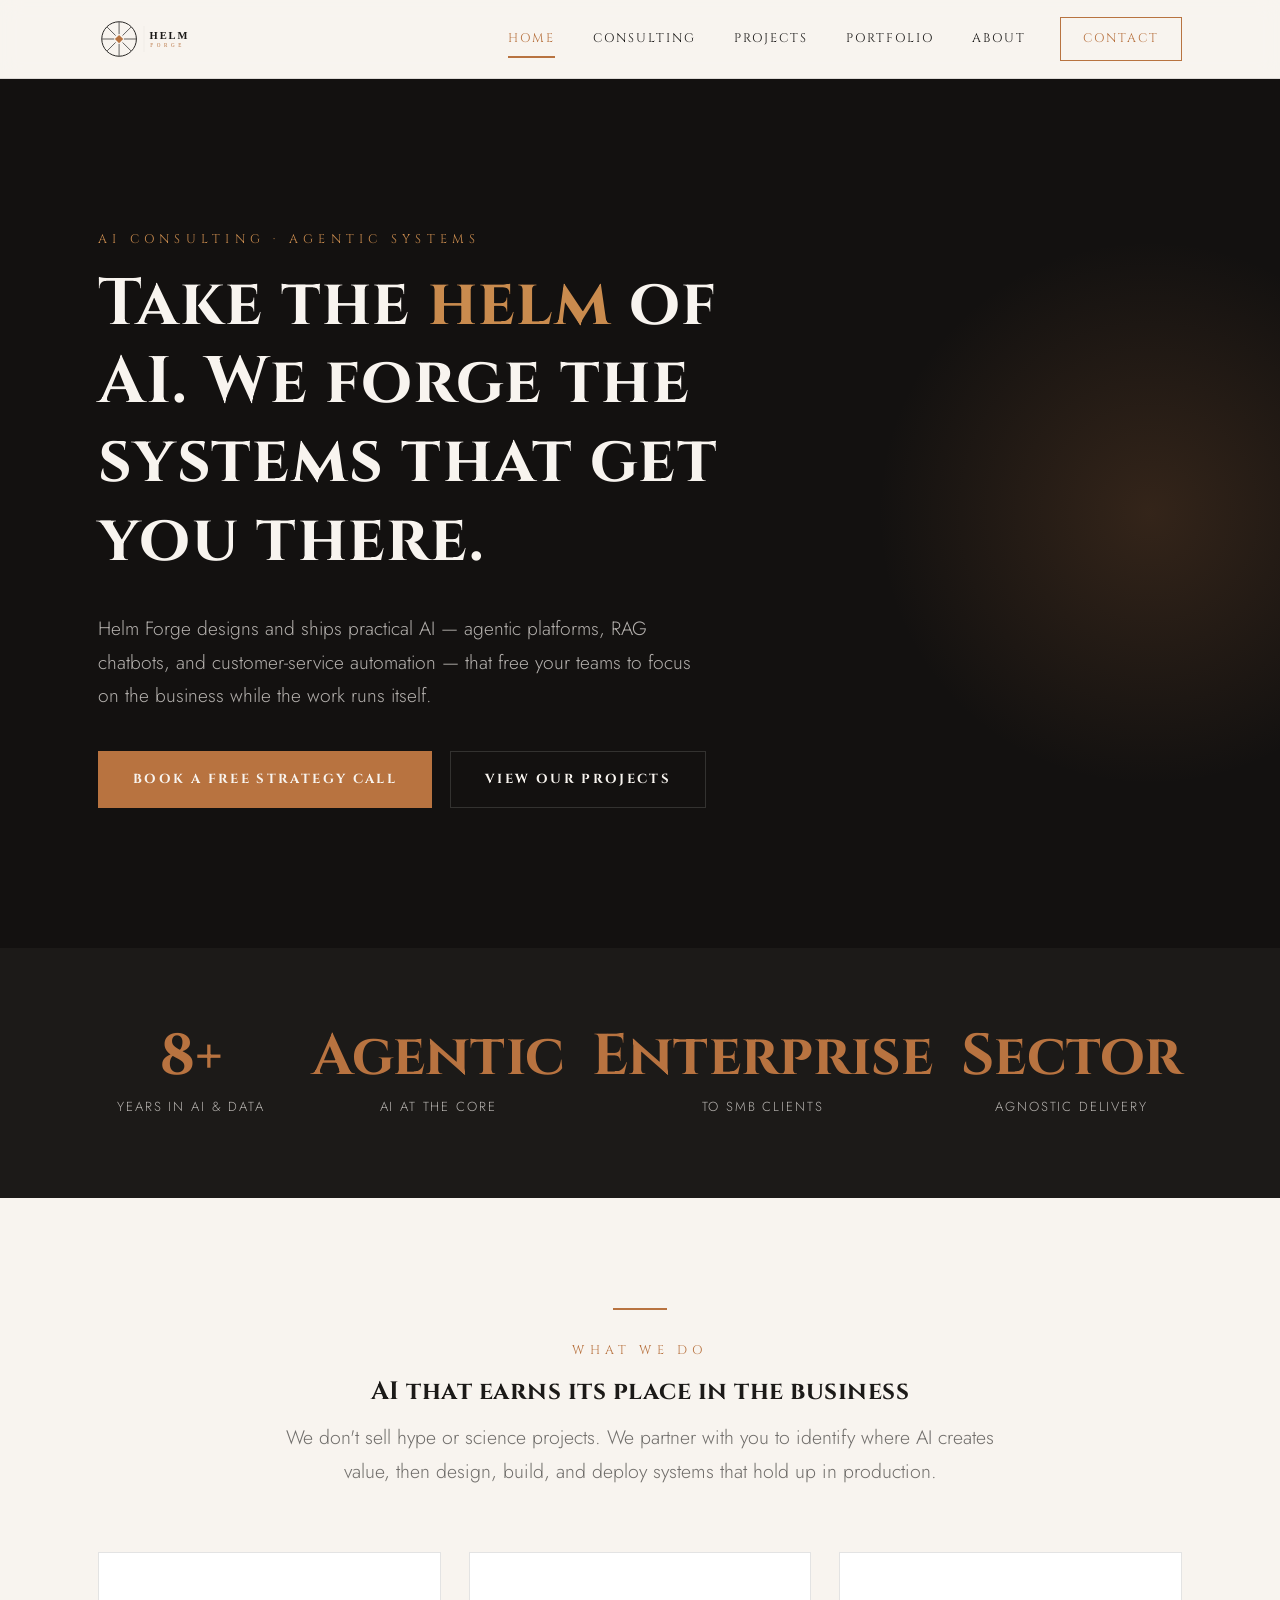
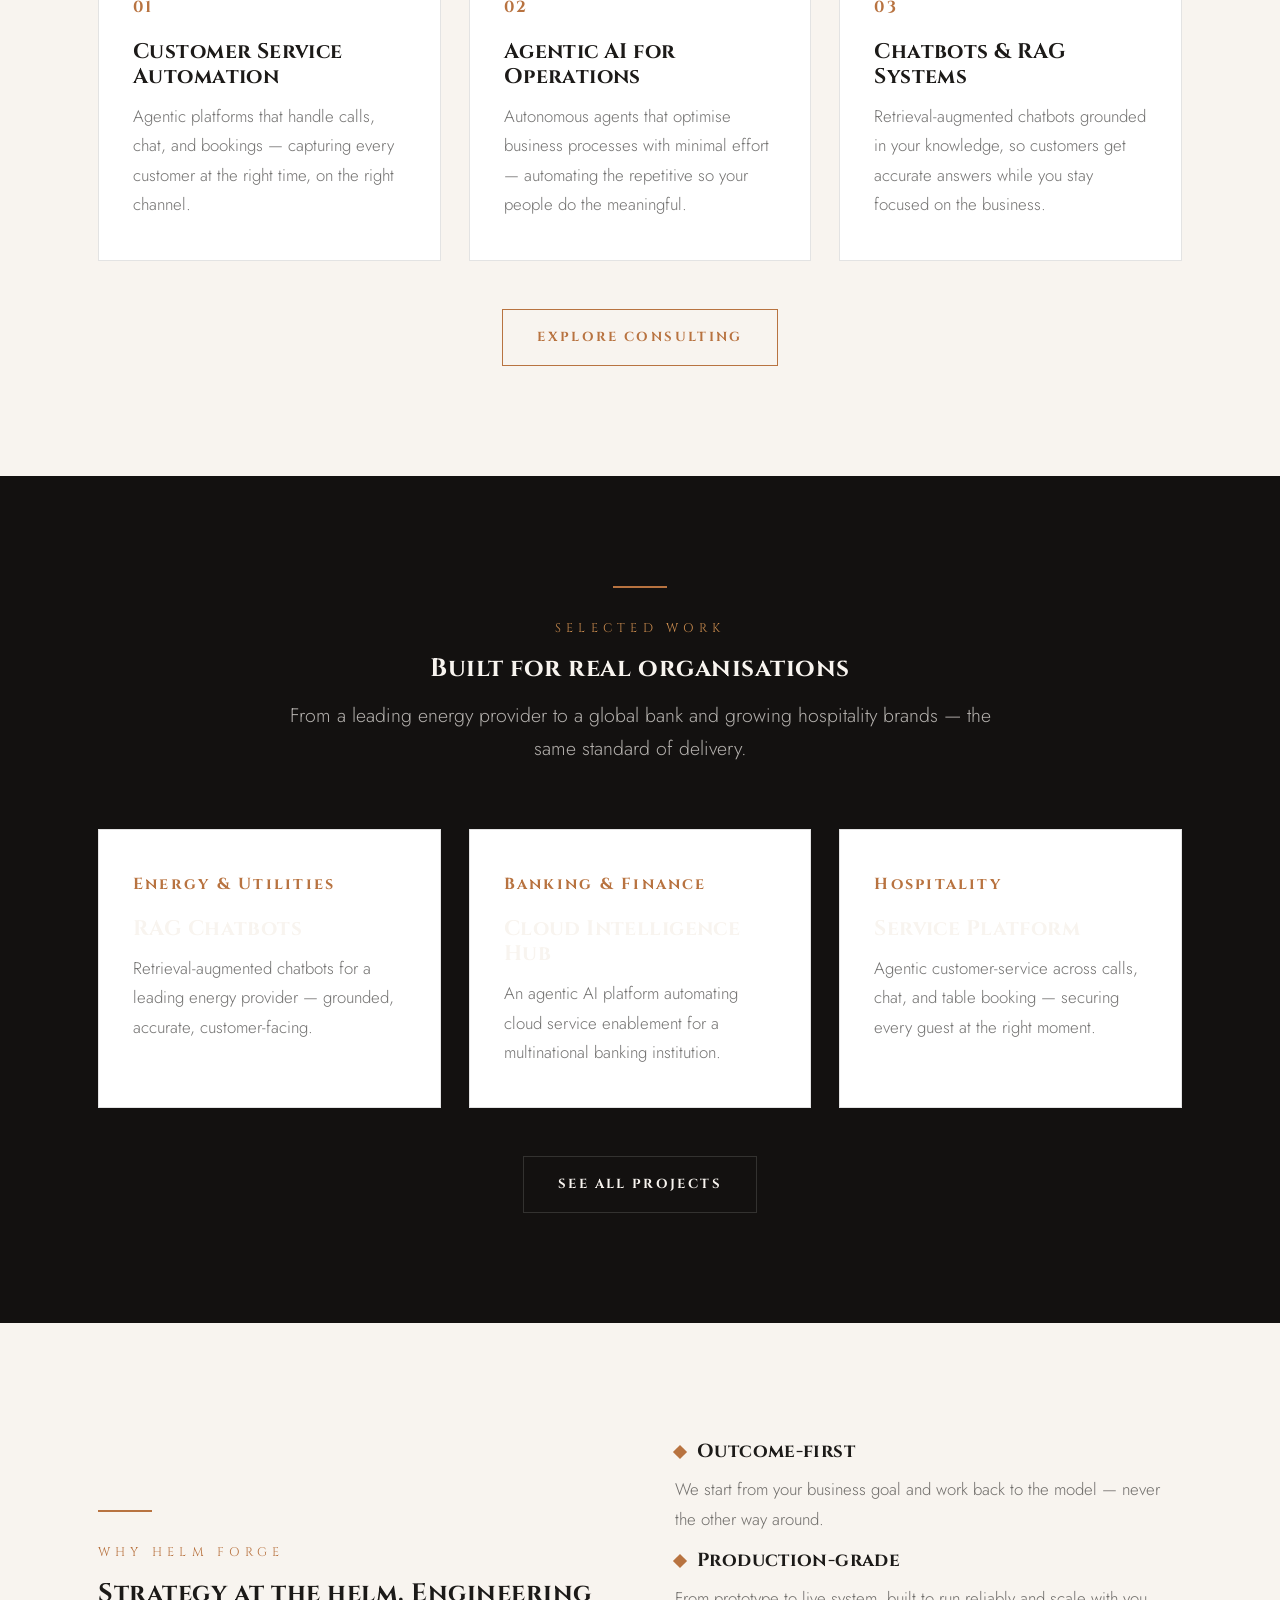
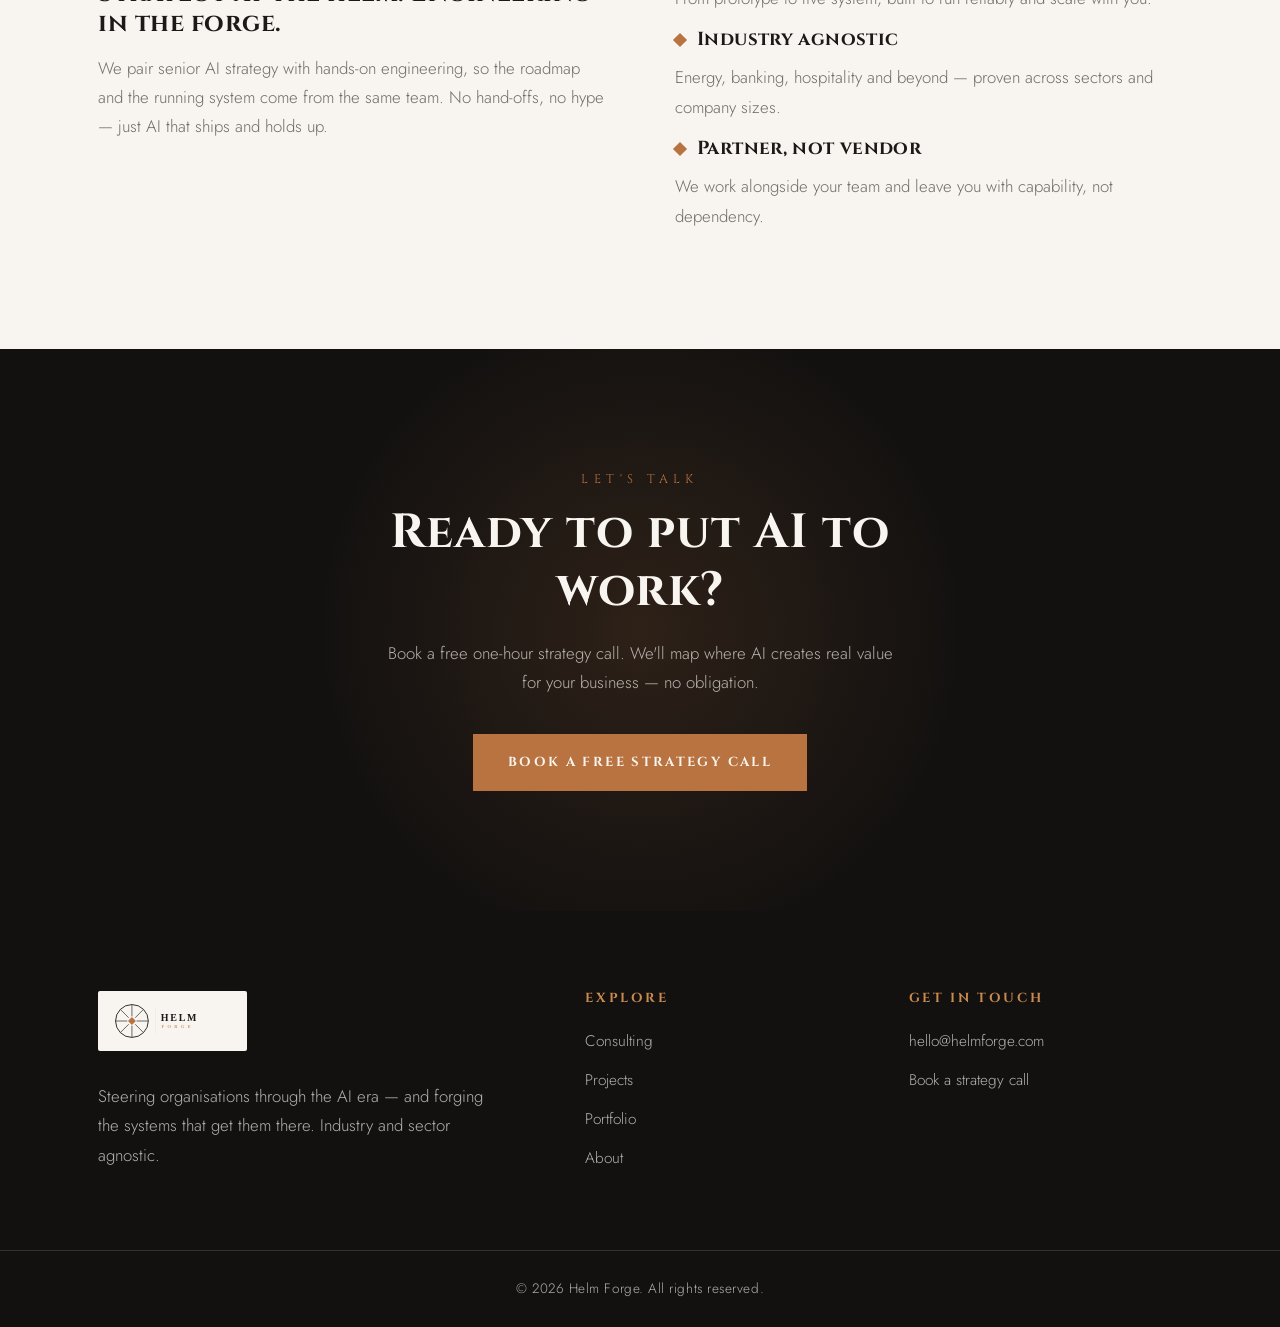
<file: index.html>
<!DOCTYPE html>
<html lang="en">
<head>
    <meta charset="UTF-8">
    <meta name="viewport" content="width=device-width, initial-scale=1.0">
    <title>Helm Forge — AI Consulting for Real Business Outcomes</title>
    <meta name="description" content="Helm Forge is an AI consulting company. We build agentic AI, RAG chatbots, and customer-service automation that move the business — industry and sector agnostic.">

    <link rel="icon" type="image/svg+xml" href="images/logo.svg">
    <link rel="preconnect" href="https://fonts.googleapis.com">
    <link rel="preconnect" href="https://fonts.gstatic.com" crossorigin>
    <link href="https://fonts.googleapis.com/css2?family=Cinzel:wght@400;500;600;700&family=Jost:wght@300;400;500&display=swap" rel="stylesheet">
    <link rel="stylesheet" href="css/styles.css">
</head>
<body>

    <header class="site-header">
        <div class="container header-inner">
            <a href="index.html" class="brand"><img src="images/logo.svg" alt="Helm Forge" class="brand-logo"></a>
            <input type="checkbox" id="nav-toggle" class="nav-toggle">
            <label for="nav-toggle" class="nav-toggle-label" aria-label="Toggle menu"><span></span></label>
            <nav class="site-nav">
                <a href="index.html" class="active">Home</a>
                <a href="consulting.html">Consulting</a>
                <a href="projects.html">Projects</a>
                <a href="portfolio.html">Portfolio</a>
                <a href="about.html">About</a>
                <a href="contact.html" class="nav-cta">Contact</a>
            </nav>
        </div>
    </header>

    <!-- Hero -->
    <section class="hero">
        <div class="container">
            <span class="eyebrow">AI Consulting &middot; Agentic Systems</span>
            <h1>Take the <span class="accent">helm</span> of AI. We forge the systems that get you there.</h1>
            <p>Helm Forge designs and ships practical AI — agentic platforms, RAG chatbots, and customer-service automation — that free your teams to focus on the business while the work runs itself.</p>
            <div class="btn-row">
                <a href="contact.html" class="btn btn-primary">Book a Free Strategy Call</a>
                <a href="projects.html" class="btn btn-ghost-light">View Our Projects</a>
            </div>
        </div>
    </section>

    <!-- Stats -->
    <section class="section--tight bg-ink2">
        <div class="container">
            <div class="grid grid-4">
                <div class="stat"><div class="figure">8+</div><div class="label">Years in AI &amp; Data</div></div>
                <div class="stat"><div class="figure">Agentic</div><div class="label">AI at the Core</div></div>
                <div class="stat"><div class="figure">Enterprise</div><div class="label">to SMB Clients</div></div>
                <div class="stat"><div class="figure">Sector</div><div class="label">Agnostic Delivery</div></div>
            </div>
        </div>
    </section>

    <!-- Intro -->
    <section class="section">
        <div class="container">
            <div class="section-head center">
                <hr class="divider">
                <span class="eyebrow">What We Do</span>
                <h2>AI that earns its place in the business</h2>
                <p class="lead muted">We don't sell hype or science projects. We partner with you to identify where AI creates value, then design, build, and deploy systems that hold up in production.</p>
            </div>
            <div class="grid grid-3">
                <div class="card">
                    <span class="num">01</span>
                    <h3>Customer Service Automation</h3>
                    <p>Agentic platforms that handle calls, chat, and bookings — capturing every customer at the right time, on the right channel.</p>
                </div>
                <div class="card">
                    <span class="num">02</span>
                    <h3>Agentic AI for Operations</h3>
                    <p>Autonomous agents that optimise business processes with minimal effort — automating the repetitive so your people do the meaningful.</p>
                </div>
                <div class="card">
                    <span class="num">03</span>
                    <h3>Chatbots &amp; RAG Systems</h3>
                    <p>Retrieval-augmented chatbots grounded in your knowledge, so customers get accurate answers while you stay focused on the business.</p>
                </div>
            </div>
            <div class="text-center" style="margin-top:48px;">
                <a href="consulting.html" class="btn btn-outline">Explore Consulting</a>
            </div>
        </div>
    </section>

    <!-- Featured work -->
    <section class="section bg-dark">
        <div class="container">
            <div class="section-head center">
                <hr class="divider">
                <span class="eyebrow">Selected Work</span>
                <h2>Built for real organisations</h2>
                <p class="lead">From a leading energy provider to a global bank and growing hospitality brands — the same standard of delivery.</p>
            </div>
            <div class="grid grid-3">
                <div class="card">
                    <span class="num">Energy &amp; Utilities</span>
                    <h3>RAG Chatbots</h3>
                    <p>Retrieval-augmented chatbots for a leading energy provider — grounded, accurate, customer-facing.</p>
                </div>
                <div class="card">
                    <span class="num">Banking &amp; Finance</span>
                    <h3>Cloud Intelligence Hub</h3>
                    <p>An agentic AI platform automating cloud service enablement for a multinational banking institution.</p>
                </div>
                <div class="card">
                    <span class="num">Hospitality</span>
                    <h3>Service Platform</h3>
                    <p>Agentic customer-service across calls, chat, and table booking — securing every guest at the right moment.</p>
                </div>
            </div>
            <div class="text-center" style="margin-top:48px;">
                <a href="projects.html" class="btn btn-ghost-light">See All Projects</a>
            </div>
        </div>
    </section>

    <!-- Why us -->
    <section class="section">
        <div class="container">
            <div class="split">
                <div>
                    <hr class="divider">
                    <span class="eyebrow">Why Helm Forge</span>
                    <h2>Strategy at the helm. Engineering in the forge.</h2>
                    <p class="muted">We pair senior AI strategy with hands-on engineering, so the roadmap and the running system come from the same team. No hand-offs, no hype — just AI that ships and holds up.</p>
                </div>
                <div>
                    <div class="feature"><h3>Outcome-first</h3><p>We start from your business goal and work back to the model — never the other way around.</p></div>
                    <div class="feature"><h3>Production-grade</h3><p>From prototype to live system, built to run reliably and scale with you.</p></div>
                    <div class="feature"><h3>Industry agnostic</h3><p>Energy, banking, hospitality and beyond — proven across sectors and company sizes.</p></div>
                    <div class="feature"><h3>Partner, not vendor</h3><p>We work alongside your team and leave you with capability, not dependency.</p></div>
                </div>
            </div>
        </div>
    </section>

    <!-- CTA -->
    <section class="cta-band">
        <div class="container">
            <span class="eyebrow">Let's Talk</span>
            <h2>Ready to put AI to work?</h2>
            <p>Book a free one-hour strategy call. We'll map where AI creates real value for your business — no obligation.</p>
            <a href="contact.html" class="btn btn-primary">Book a Free Strategy Call</a>
        </div>
    </section>

    <!-- Footer -->
    <footer class="site-footer">
        <div class="container">
            <div class="footer-grid">
                <div>
                    <div class="footer-logo-wrap"><img src="images/logo.svg" alt="Helm Forge" class="footer-logo"></div>
                    <p class="tagline">Steering organisations through the AI era — and forging the systems that get them there. Industry and sector agnostic.</p>
                </div>
                <div class="footer-col">
                    <h4>Explore</h4>
                    <a href="consulting.html">Consulting</a>
                    <a href="projects.html">Projects</a>
                    <a href="portfolio.html">Portfolio</a>
                    <a href="about.html">About</a>
                </div>
                <div class="footer-col">
                    <h4>Get in touch</h4>
                    <a href="mailto:hello@helmforge.com">hello@helmforge.com</a>
                    <a href="contact.html">Book a strategy call</a>
                </div>
            </div>
        </div>
        <div class="footer-bottom">&copy; 2026 Helm Forge. All rights reserved.</div>
    </footer>

</body>
</html>
</file>
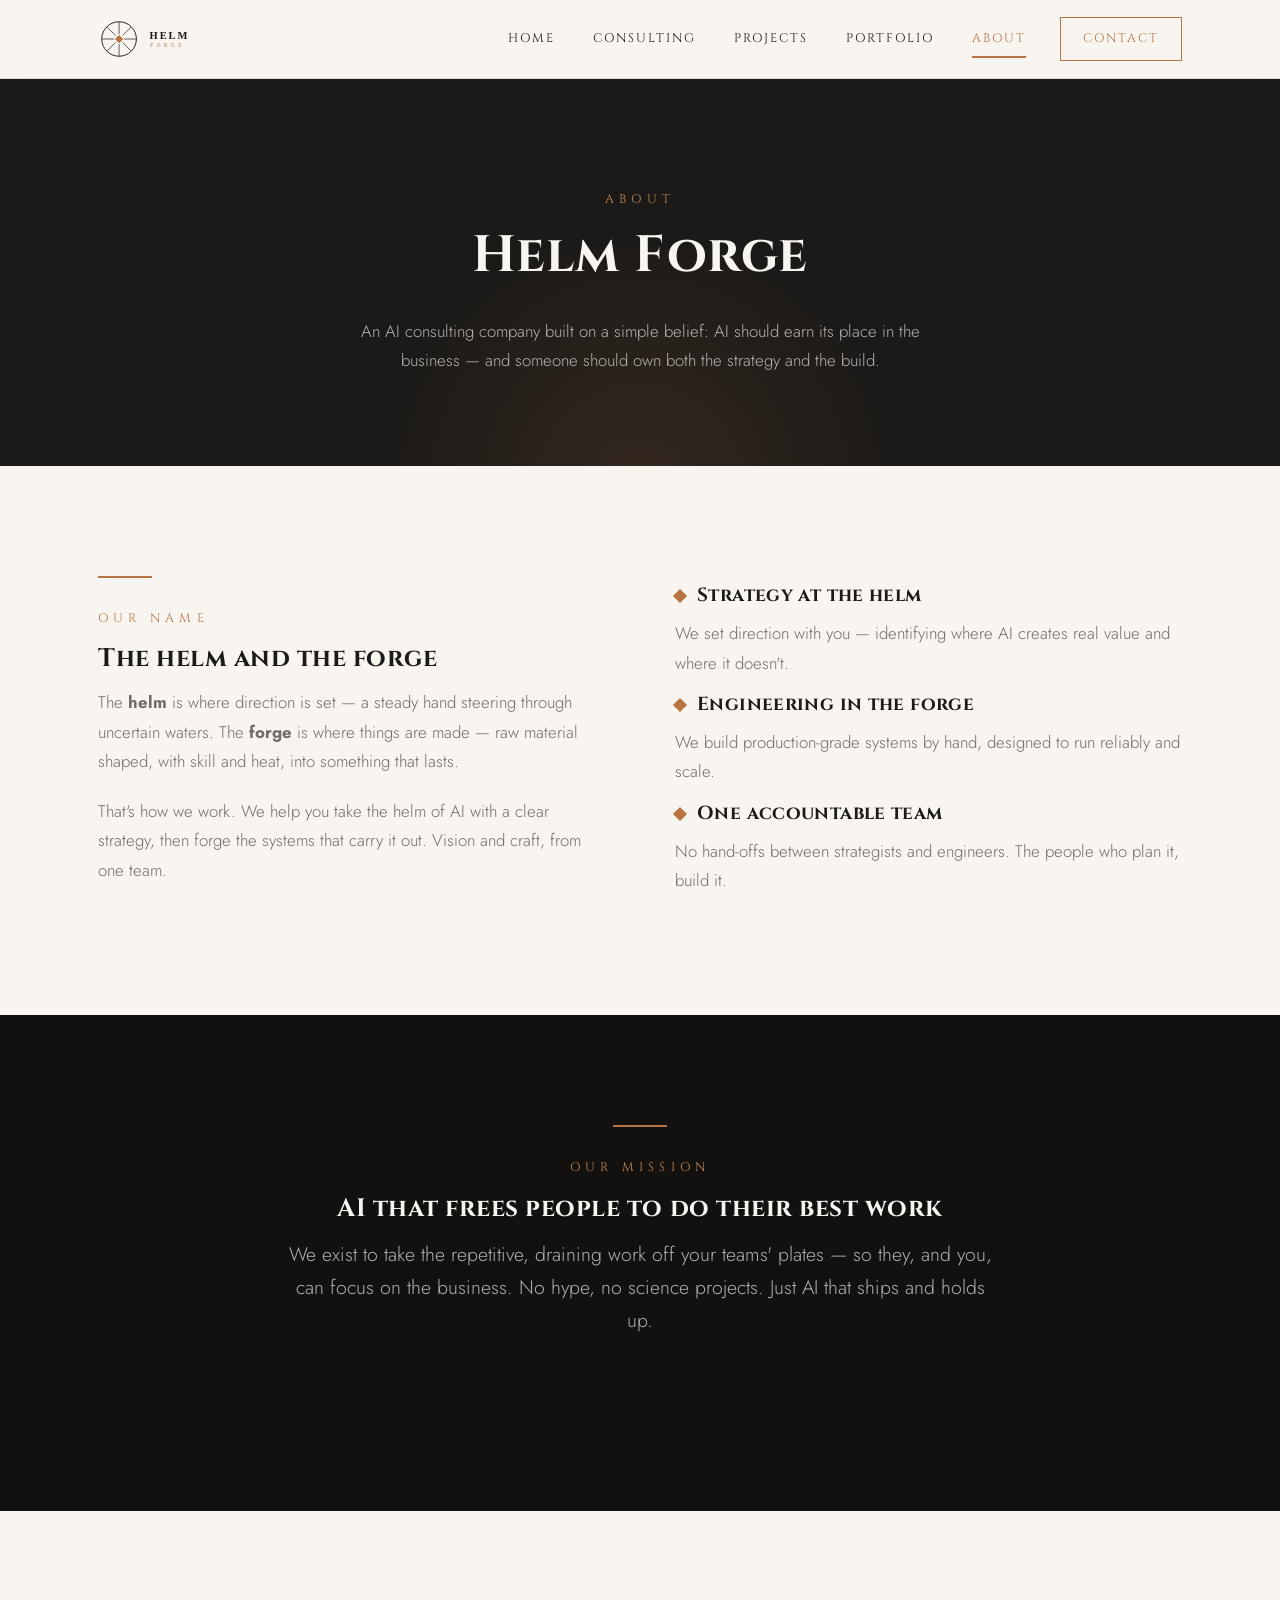
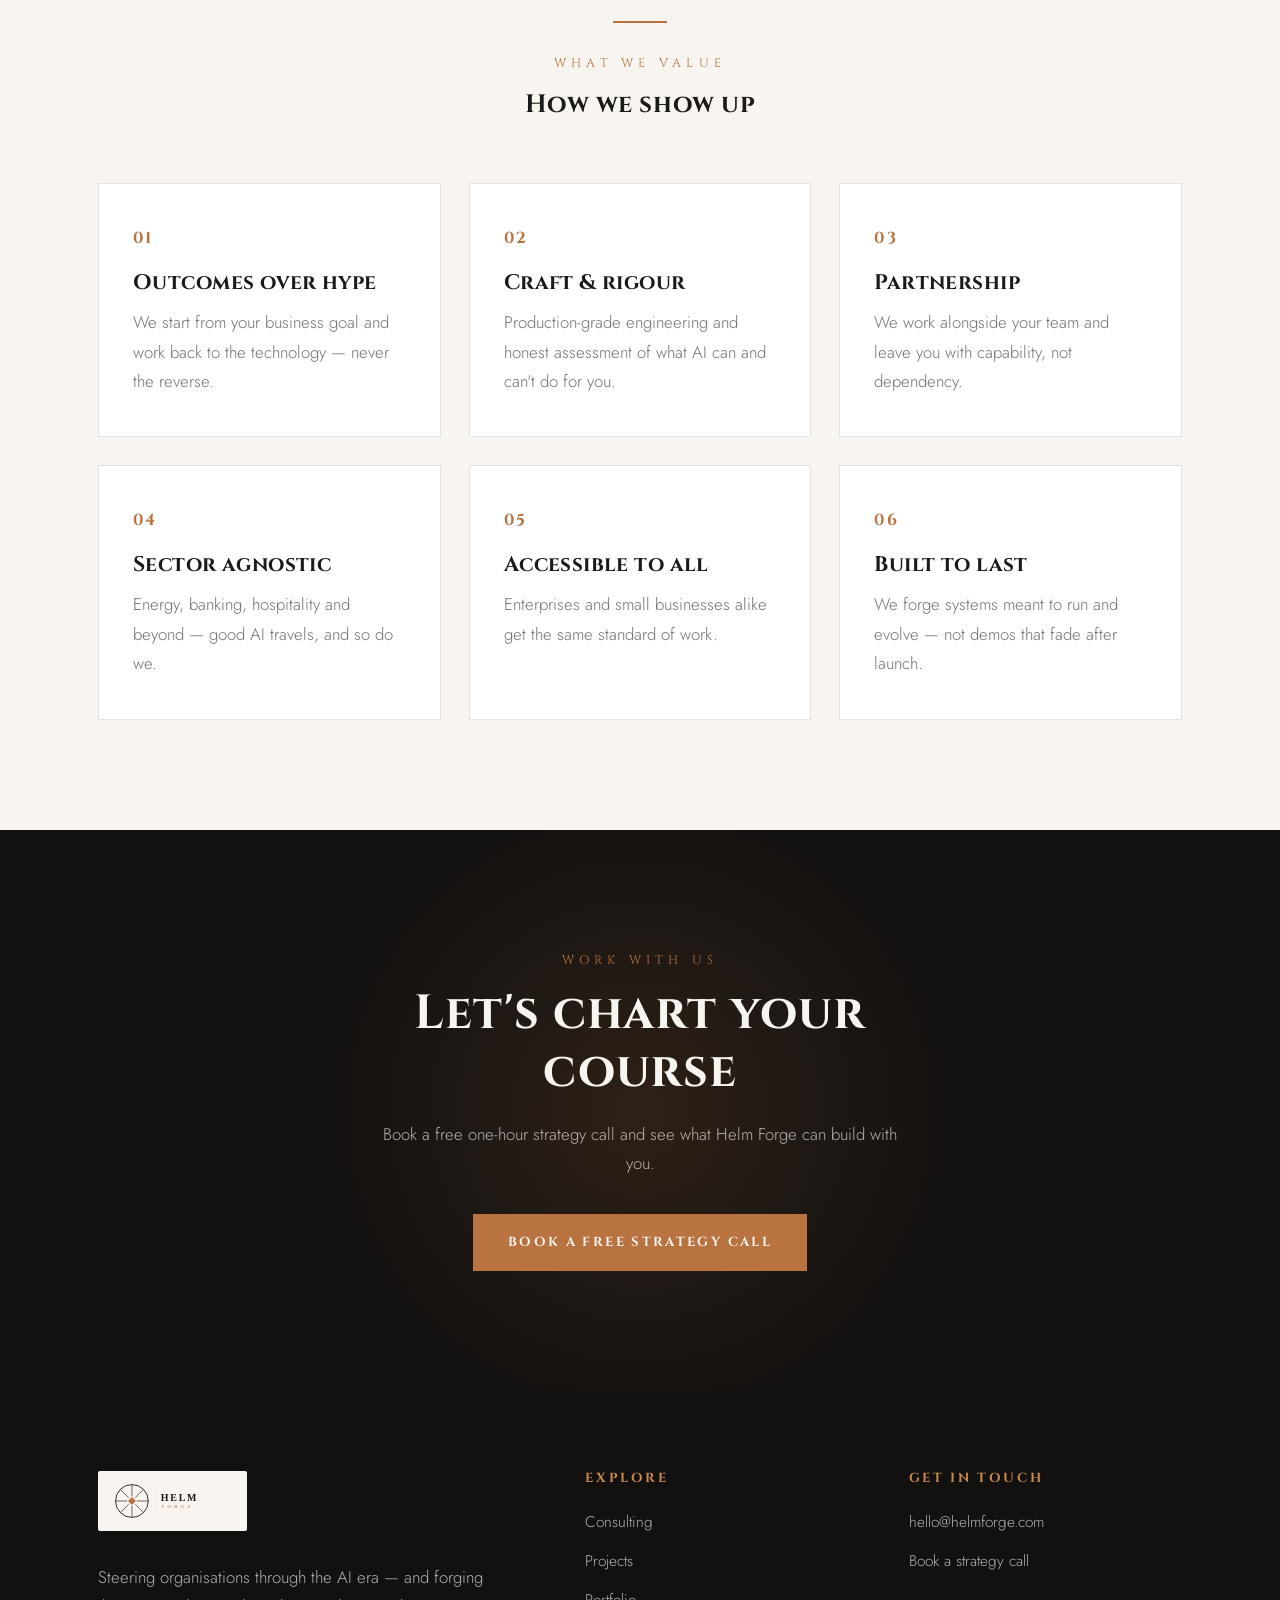
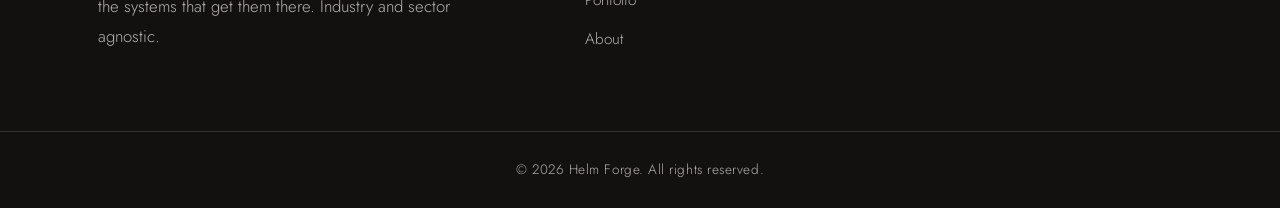
<file: about.html>
<!DOCTYPE html>
<html lang="en">
<head>
    <meta charset="UTF-8">
    <meta name="viewport" content="width=device-width, initial-scale=1.0">
    <title>About — Helm Forge</title>
    <meta name="description" content="Helm Forge is an AI consulting company that pairs senior strategy with hands-on engineering. We steer organisations through the AI era and forge the systems that get them there.">

    <link rel="icon" type="image/svg+xml" href="images/logo.svg">
    <link rel="preconnect" href="https://fonts.googleapis.com">
    <link rel="preconnect" href="https://fonts.gstatic.com" crossorigin>
    <link href="https://fonts.googleapis.com/css2?family=Cinzel:wght@400;500;600;700&family=Jost:wght@300;400;500&display=swap" rel="stylesheet">
    <link rel="stylesheet" href="css/styles.css">
</head>
<body>

    <header class="site-header">
        <div class="container header-inner">
            <a href="index.html" class="brand"><img src="images/logo.svg" alt="Helm Forge" class="brand-logo"></a>
            <input type="checkbox" id="nav-toggle" class="nav-toggle">
            <label for="nav-toggle" class="nav-toggle-label" aria-label="Toggle menu"><span></span></label>
            <nav class="site-nav">
                <a href="index.html">Home</a>
                <a href="consulting.html">Consulting</a>
                <a href="projects.html">Projects</a>
                <a href="portfolio.html">Portfolio</a>
                <a href="about.html" class="active">About</a>
                <a href="contact.html" class="nav-cta">Contact</a>
            </nav>
        </div>
    </header>

    <section class="page-banner">
        <div class="container">
            <span class="eyebrow">About</span>
            <h1>Helm Forge</h1>
            <p>An AI consulting company built on a simple belief: AI should earn its place in the business — and someone should own both the strategy and the build.</p>
        </div>
    </section>

    <!-- Story -->
    <section class="section">
        <div class="container">
            <div class="split">
                <div>
                    <hr class="divider">
                    <span class="eyebrow">Our Name</span>
                    <h2>The helm and the forge</h2>
                    <p class="muted">The <strong>helm</strong> is where direction is set — a steady hand steering through uncertain waters. The <strong>forge</strong> is where things are made — raw material shaped, with skill and heat, into something that lasts.</p>
                    <p class="muted">That's how we work. We help you take the helm of AI with a clear strategy, then forge the systems that carry it out. Vision and craft, from one team.</p>
                </div>
                <div>
                    <div class="feature"><h3>Strategy at the helm</h3><p>We set direction with you — identifying where AI creates real value and where it doesn't.</p></div>
                    <div class="feature"><h3>Engineering in the forge</h3><p>We build production-grade systems by hand, designed to run reliably and scale.</p></div>
                    <div class="feature"><h3>One accountable team</h3><p>No hand-offs between strategists and engineers. The people who plan it, build it.</p></div>
                </div>
            </div>
        </div>
    </section>

    <!-- Mission -->
    <section class="section bg-dark">
        <div class="container">
            <div class="section-head center">
                <hr class="divider">
                <span class="eyebrow">Our Mission</span>
                <h2>AI that frees people to do their best work</h2>
                <p class="lead">We exist to take the repetitive, draining work off your teams' plates — so they, and you, can focus on the business. No hype, no science projects. Just AI that ships and holds up.</p>
            </div>
        </div>
    </section>

    <!-- Values -->
    <section class="section">
        <div class="container">
            <div class="section-head center">
                <hr class="divider">
                <span class="eyebrow">What We Value</span>
                <h2>How we show up</h2>
            </div>
            <div class="grid grid-3">
                <div class="card"><span class="num">01</span><h3>Outcomes over hype</h3><p>We start from your business goal and work back to the technology — never the reverse.</p></div>
                <div class="card"><span class="num">02</span><h3>Craft &amp; rigour</h3><p>Production-grade engineering and honest assessment of what AI can and can't do for you.</p></div>
                <div class="card"><span class="num">03</span><h3>Partnership</h3><p>We work alongside your team and leave you with capability, not dependency.</p></div>
                <div class="card"><span class="num">04</span><h3>Sector agnostic</h3><p>Energy, banking, hospitality and beyond — good AI travels, and so do we.</p></div>
                <div class="card"><span class="num">05</span><h3>Accessible to all</h3><p>Enterprises and small businesses alike get the same standard of work.</p></div>
                <div class="card"><span class="num">06</span><h3>Built to last</h3><p>We forge systems meant to run and evolve — not demos that fade after launch.</p></div>
            </div>
        </div>
    </section>

    <section class="cta-band">
        <div class="container">
            <span class="eyebrow">Work With Us</span>
            <h2>Let's chart your course</h2>
            <p>Book a free one-hour strategy call and see what Helm Forge can build with you.</p>
            <a href="contact.html" class="btn btn-primary">Book a Free Strategy Call</a>
        </div>
    </section>

    <footer class="site-footer">
        <div class="container">
            <div class="footer-grid">
                <div>
                    <div class="footer-logo-wrap"><img src="images/logo.svg" alt="Helm Forge" class="footer-logo"></div>
                    <p class="tagline">Steering organisations through the AI era — and forging the systems that get them there. Industry and sector agnostic.</p>
                </div>
                <div class="footer-col">
                    <h4>Explore</h4>
                    <a href="consulting.html">Consulting</a>
                    <a href="projects.html">Projects</a>
                    <a href="portfolio.html">Portfolio</a>
                    <a href="about.html">About</a>
                </div>
                <div class="footer-col">
                    <h4>Get in touch</h4>
                    <a href="mailto:hello@helmforge.com">hello@helmforge.com</a>
                    <a href="contact.html">Book a strategy call</a>
                </div>
            </div>
        </div>
        <div class="footer-bottom">&copy; 2026 Helm Forge. All rights reserved.</div>
    </footer>

</body>
</html>
</file>
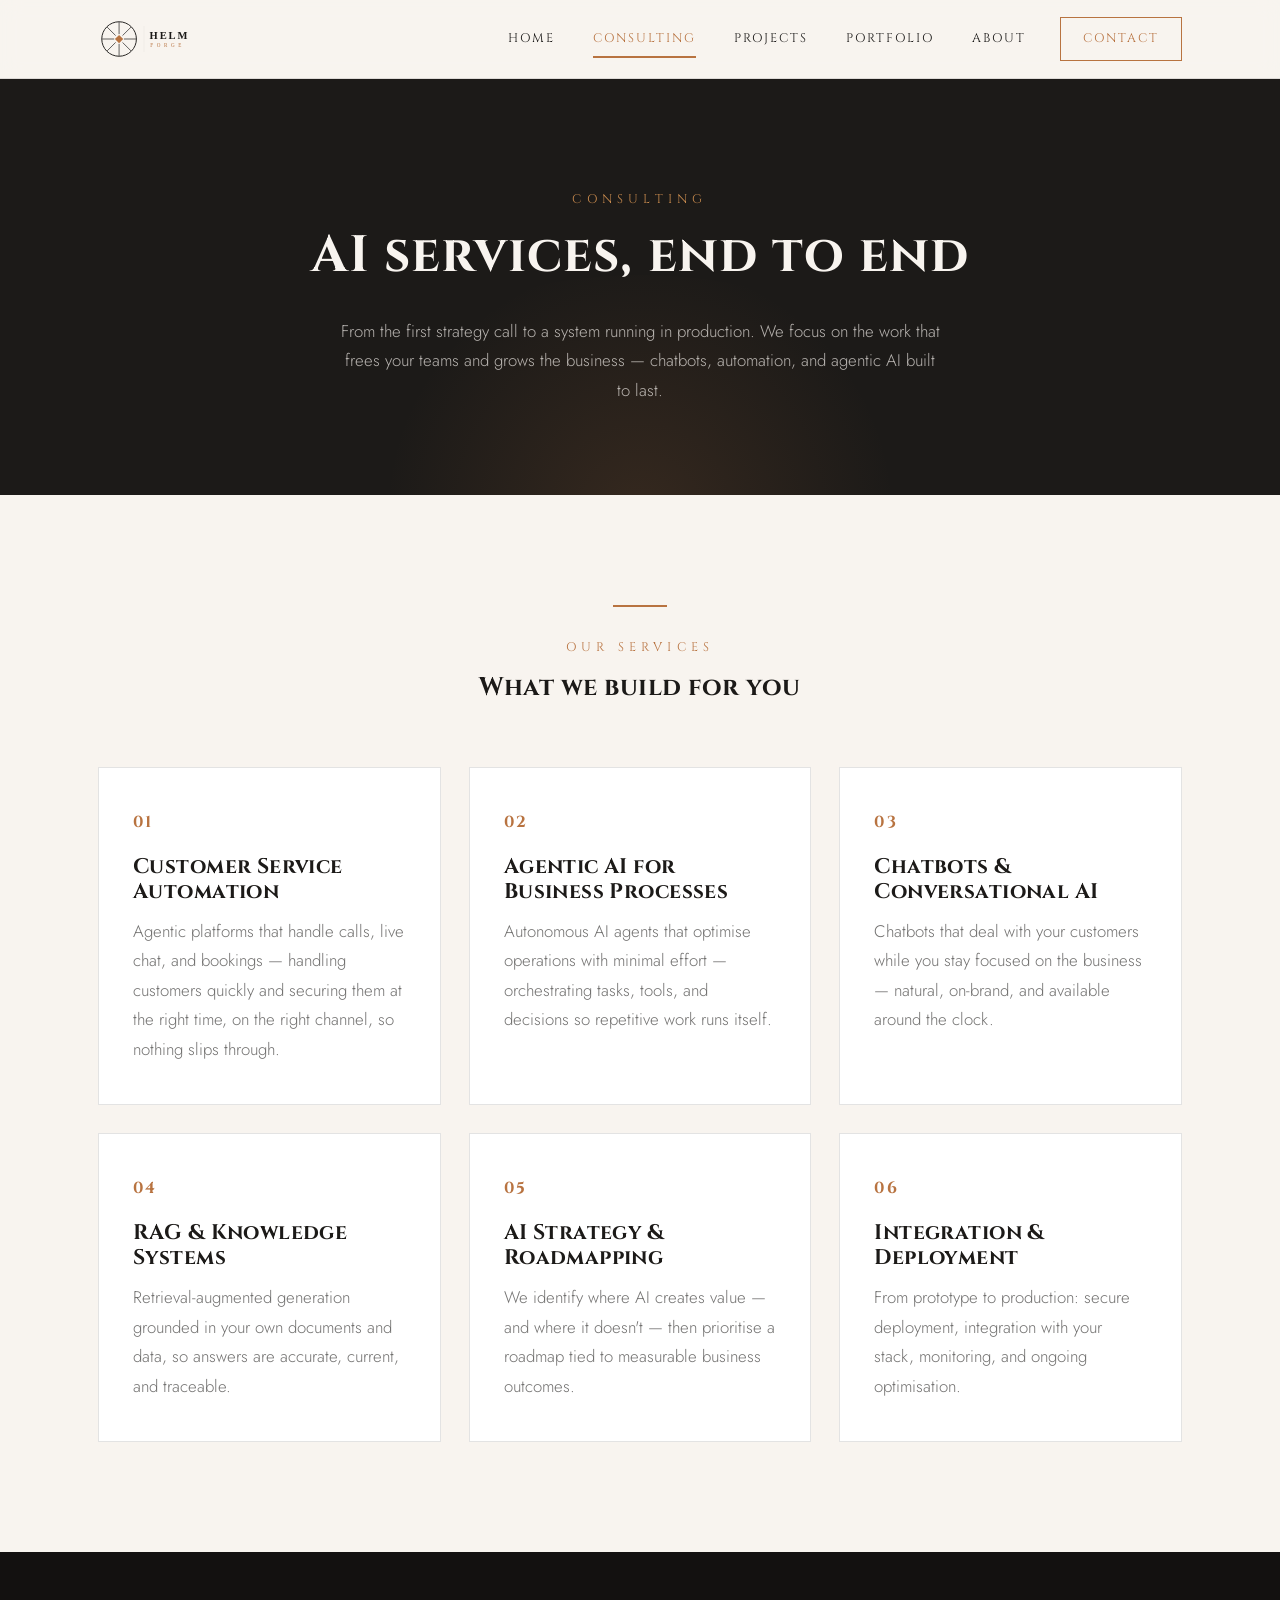
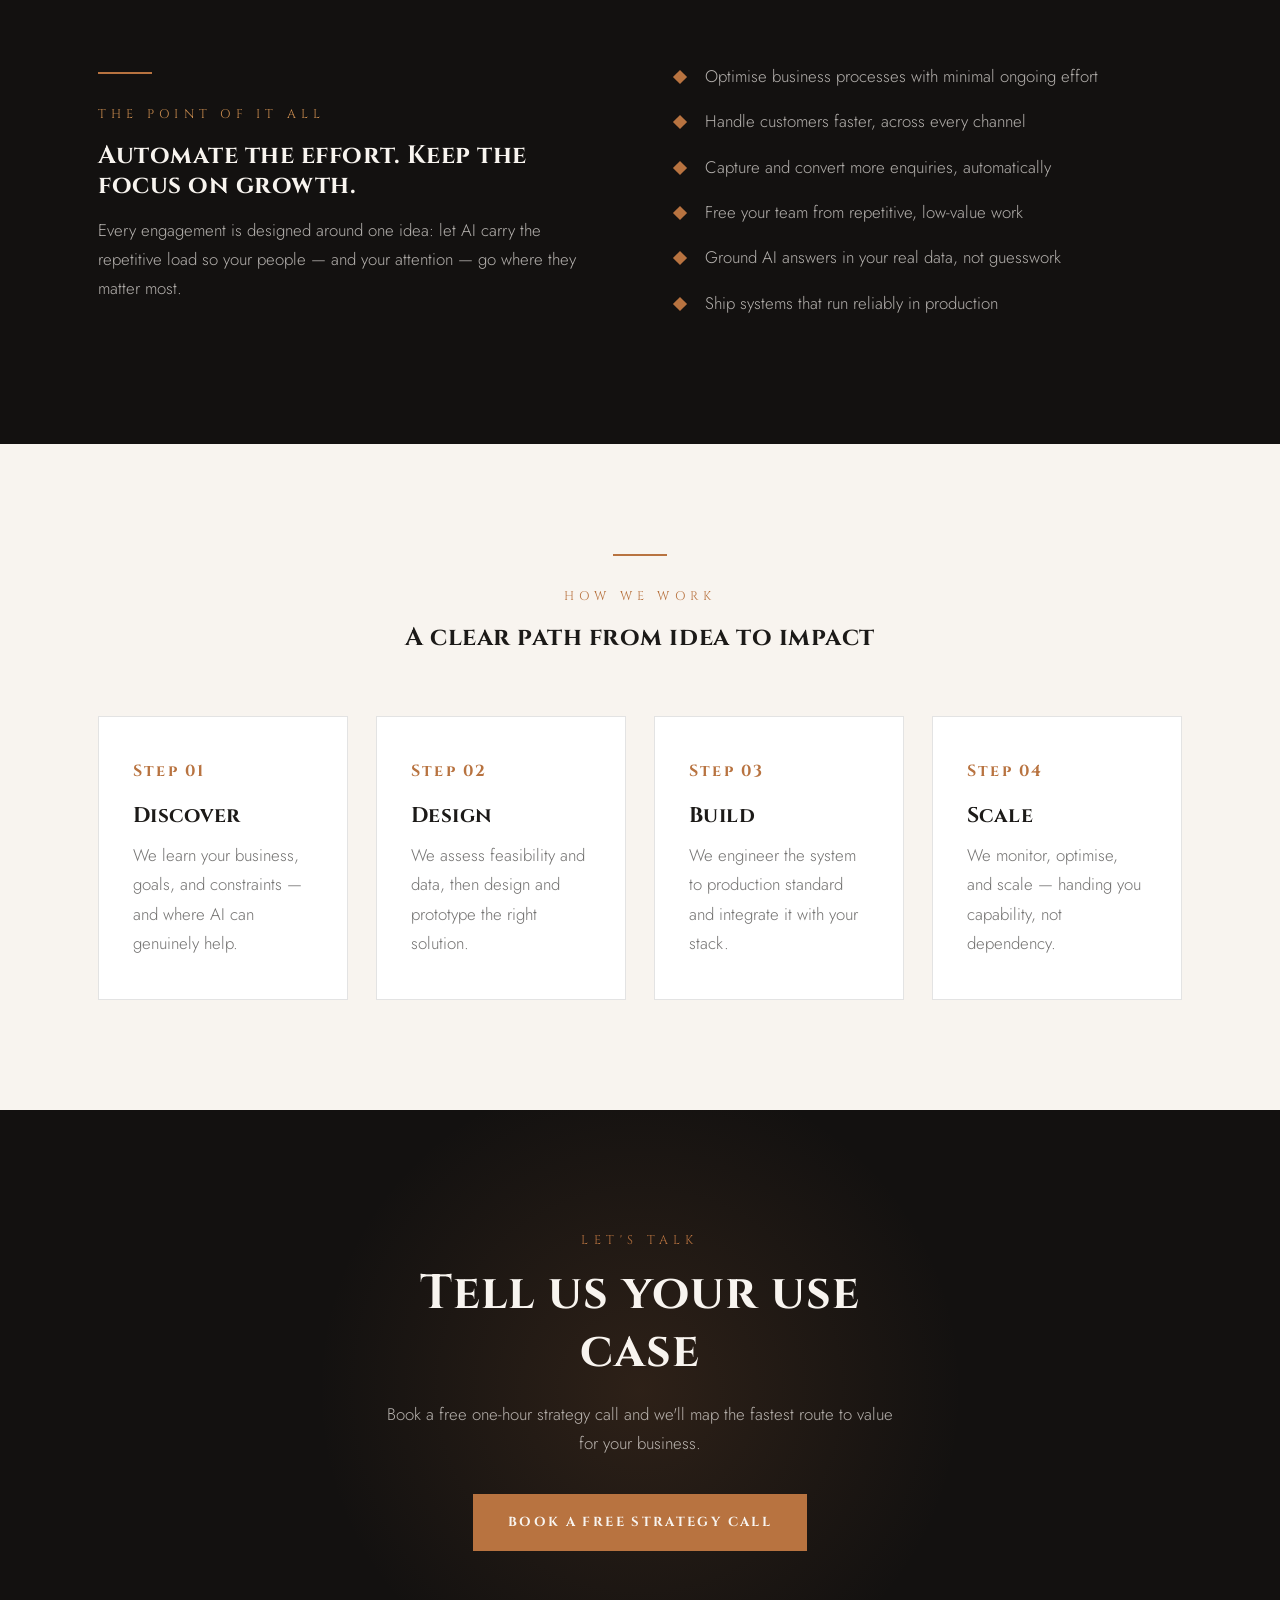
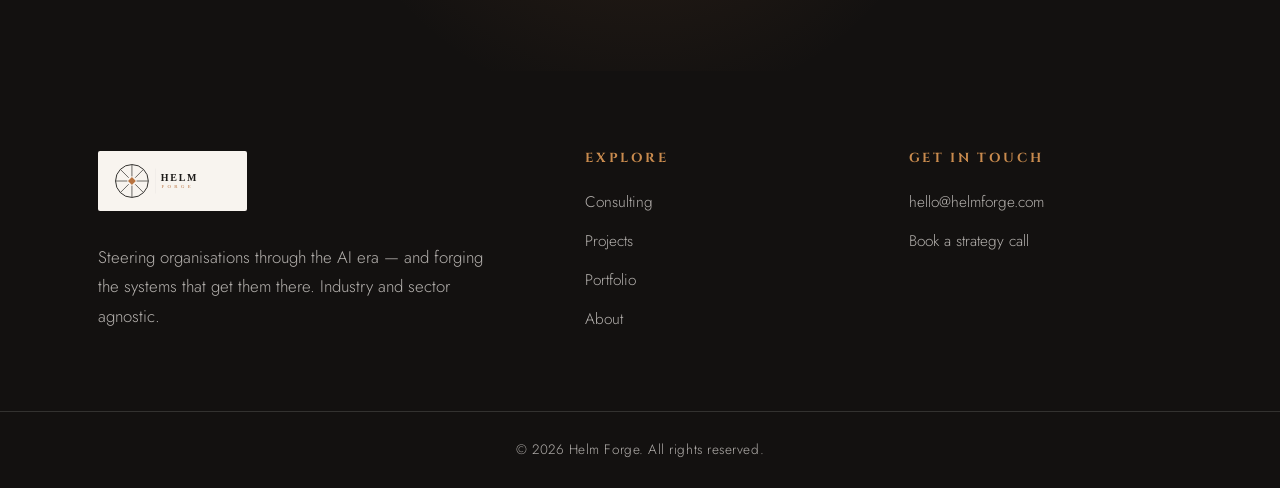
<file: consulting.html>
<!DOCTYPE html>
<html lang="en">
<head>
    <meta charset="UTF-8">
    <meta name="viewport" content="width=device-width, initial-scale=1.0">
    <title>Consulting — Helm Forge</title>
    <meta name="description" content="Helm Forge consulting services: customer-service automation, agentic AI for business processes, RAG chatbots, AI strategy, and production deployment.">

    <link rel="icon" type="image/svg+xml" href="images/logo.svg">
    <link rel="preconnect" href="https://fonts.googleapis.com">
    <link rel="preconnect" href="https://fonts.gstatic.com" crossorigin>
    <link href="https://fonts.googleapis.com/css2?family=Cinzel:wght@400;500;600;700&family=Jost:wght@300;400;500&display=swap" rel="stylesheet">
    <link rel="stylesheet" href="css/styles.css">
</head>
<body>

    <header class="site-header">
        <div class="container header-inner">
            <a href="index.html" class="brand"><img src="images/logo.svg" alt="Helm Forge" class="brand-logo"></a>
            <input type="checkbox" id="nav-toggle" class="nav-toggle">
            <label for="nav-toggle" class="nav-toggle-label" aria-label="Toggle menu"><span></span></label>
            <nav class="site-nav">
                <a href="index.html">Home</a>
                <a href="consulting.html" class="active">Consulting</a>
                <a href="projects.html">Projects</a>
                <a href="portfolio.html">Portfolio</a>
                <a href="about.html">About</a>
                <a href="contact.html" class="nav-cta">Contact</a>
            </nav>
        </div>
    </header>

    <section class="page-banner">
        <div class="container">
            <span class="eyebrow">Consulting</span>
            <h1>AI services, end to end</h1>
            <p>From the first strategy call to a system running in production. We focus on the work that frees your teams and grows the business — chatbots, automation, and agentic AI built to last.</p>
        </div>
    </section>

    <!-- Services -->
    <section class="section">
        <div class="container">
            <div class="section-head center">
                <hr class="divider">
                <span class="eyebrow">Our Services</span>
                <h2>What we build for you</h2>
            </div>
            <div class="grid grid-3">
                <div class="card">
                    <span class="num">01</span>
                    <h3>Customer Service Automation</h3>
                    <p>Agentic platforms that handle calls, live chat, and bookings — handling customers quickly and securing them at the right time, on the right channel, so nothing slips through.</p>
                </div>
                <div class="card">
                    <span class="num">02</span>
                    <h3>Agentic AI for Business Processes</h3>
                    <p>Autonomous AI agents that optimise operations with minimal effort — orchestrating tasks, tools, and decisions so repetitive work runs itself.</p>
                </div>
                <div class="card">
                    <span class="num">03</span>
                    <h3>Chatbots &amp; Conversational AI</h3>
                    <p>Chatbots that deal with your customers while you stay focused on the business — natural, on-brand, and available around the clock.</p>
                </div>
                <div class="card">
                    <span class="num">04</span>
                    <h3>RAG &amp; Knowledge Systems</h3>
                    <p>Retrieval-augmented generation grounded in your own documents and data, so answers are accurate, current, and traceable.</p>
                </div>
                <div class="card">
                    <span class="num">05</span>
                    <h3>AI Strategy &amp; Roadmapping</h3>
                    <p>We identify where AI creates value — and where it doesn't — then prioritise a roadmap tied to measurable business outcomes.</p>
                </div>
                <div class="card">
                    <span class="num">06</span>
                    <h3>Integration &amp; Deployment</h3>
                    <p>From prototype to production: secure deployment, integration with your stack, monitoring, and ongoing optimisation.</p>
                </div>
            </div>
        </div>
    </section>

    <!-- Outcomes -->
    <section class="section bg-dark">
        <div class="container">
            <div class="split">
                <div>
                    <hr class="divider">
                    <span class="eyebrow">The Point of It All</span>
                    <h2>Automate the effort. Keep the focus on growth.</h2>
                    <p>Every engagement is designed around one idea: let AI carry the repetitive load so your people — and your attention — go where they matter most.</p>
                </div>
                <div>
                    <ul class="checklist">
                        <li>Optimise business processes with minimal ongoing effort</li>
                        <li>Handle customers faster, across every channel</li>
                        <li>Capture and convert more enquiries, automatically</li>
                        <li>Free your team from repetitive, low-value work</li>
                        <li>Ground AI answers in your real data, not guesswork</li>
                        <li>Ship systems that run reliably in production</li>
                    </ul>
                </div>
            </div>
        </div>
    </section>

    <!-- Process -->
    <section class="section">
        <div class="container">
            <div class="section-head center">
                <hr class="divider">
                <span class="eyebrow">How We Work</span>
                <h2>A clear path from idea to impact</h2>
            </div>
            <div class="grid grid-4">
                <div class="card"><span class="num">Step 01</span><h3>Discover</h3><p>We learn your business, goals, and constraints — and where AI can genuinely help.</p></div>
                <div class="card"><span class="num">Step 02</span><h3>Design</h3><p>We assess feasibility and data, then design and prototype the right solution.</p></div>
                <div class="card"><span class="num">Step 03</span><h3>Build</h3><p>We engineer the system to production standard and integrate it with your stack.</p></div>
                <div class="card"><span class="num">Step 04</span><h3>Scale</h3><p>We monitor, optimise, and scale — handing you capability, not dependency.</p></div>
            </div>
        </div>
    </section>

    <section class="cta-band">
        <div class="container">
            <span class="eyebrow">Let's Talk</span>
            <h2>Tell us your use case</h2>
            <p>Book a free one-hour strategy call and we'll map the fastest route to value for your business.</p>
            <a href="contact.html" class="btn btn-primary">Book a Free Strategy Call</a>
        </div>
    </section>

    <footer class="site-footer">
        <div class="container">
            <div class="footer-grid">
                <div>
                    <div class="footer-logo-wrap"><img src="images/logo.svg" alt="Helm Forge" class="footer-logo"></div>
                    <p class="tagline">Steering organisations through the AI era — and forging the systems that get them there. Industry and sector agnostic.</p>
                </div>
                <div class="footer-col">
                    <h4>Explore</h4>
                    <a href="consulting.html">Consulting</a>
                    <a href="projects.html">Projects</a>
                    <a href="portfolio.html">Portfolio</a>
                    <a href="about.html">About</a>
                </div>
                <div class="footer-col">
                    <h4>Get in touch</h4>
                    <a href="mailto:hello@helmforge.com">hello@helmforge.com</a>
                    <a href="contact.html">Book a strategy call</a>
                </div>
            </div>
        </div>
        <div class="footer-bottom">&copy; 2026 Helm Forge. All rights reserved.</div>
    </footer>

</body>
</html>
</file>
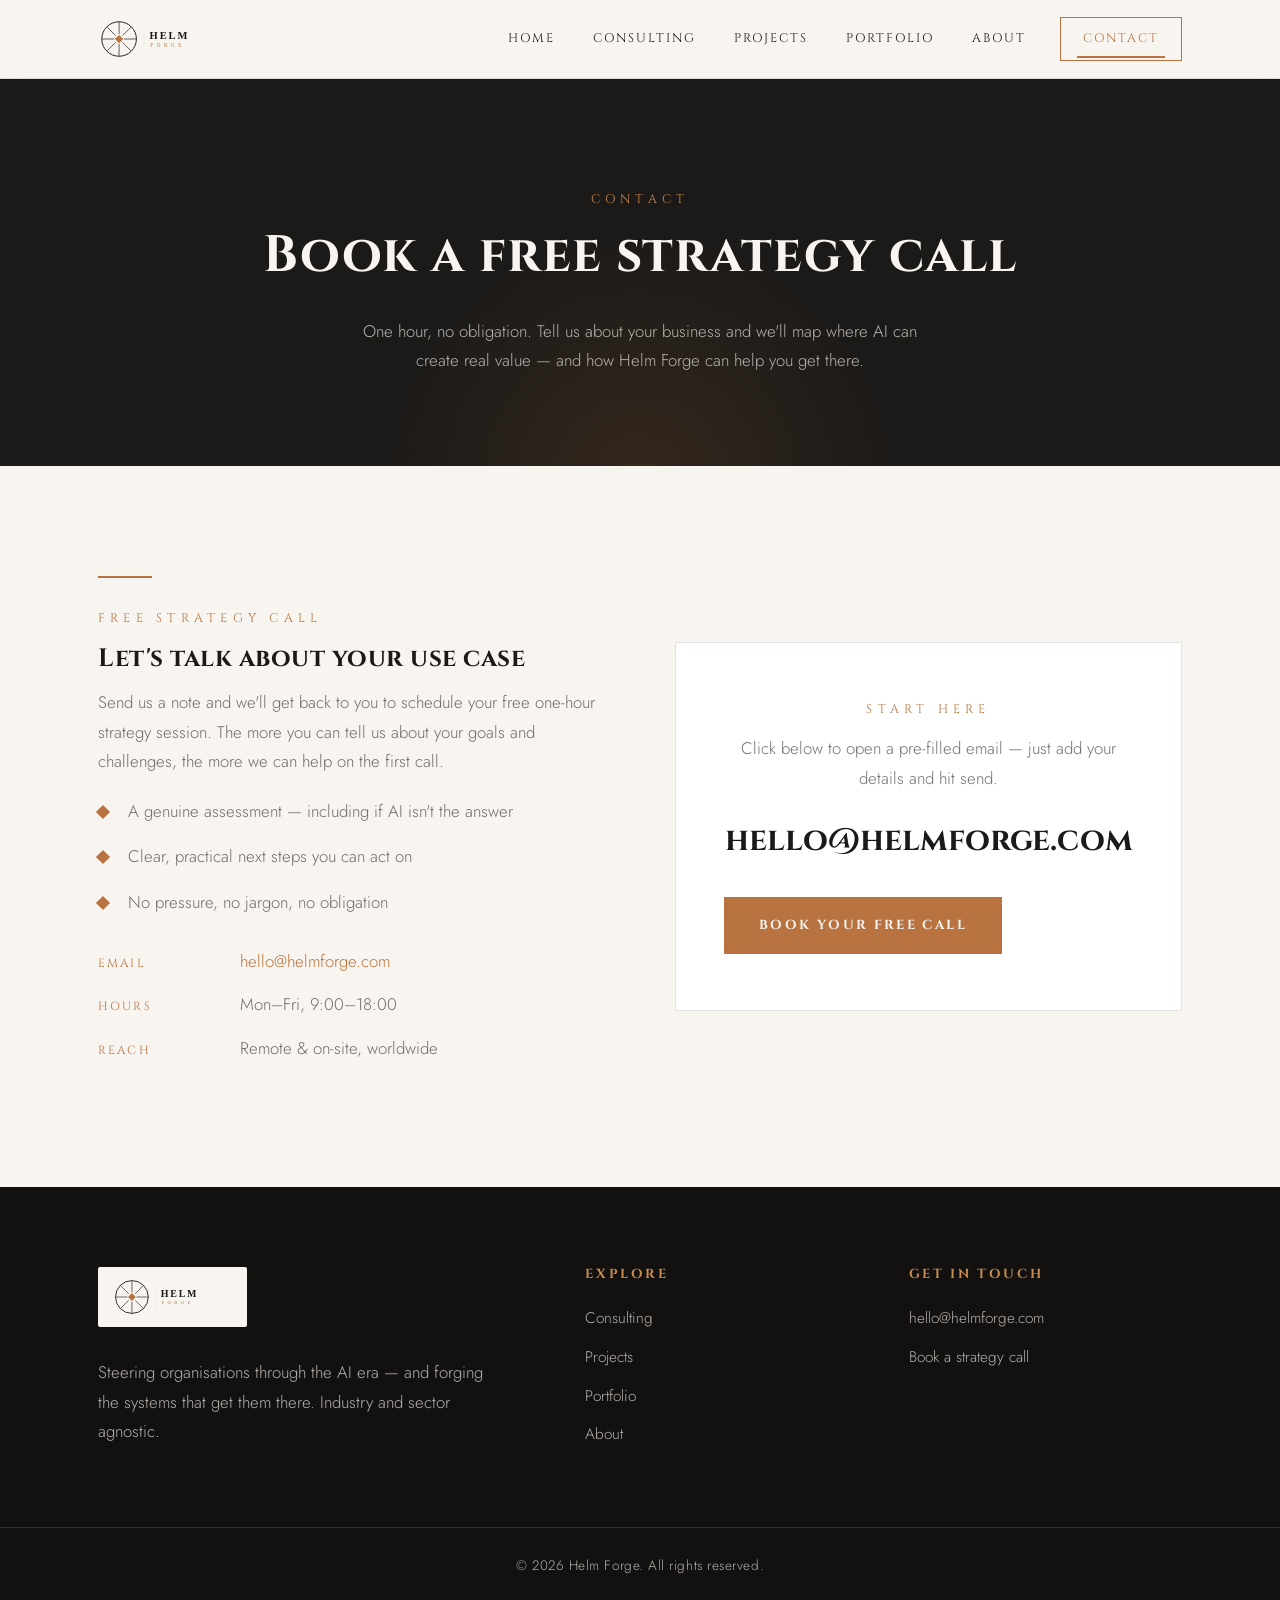
<file: contact.html>
<!DOCTYPE html>
<html lang="en">
<head>
    <meta charset="UTF-8">
    <meta name="viewport" content="width=device-width, initial-scale=1.0">
    <title>Contact — Helm Forge</title>
    <meta name="description" content="Book a free one-hour AI strategy call with Helm Forge. Tell us your use case and we'll map the fastest route to value.">

    <link rel="icon" type="image/svg+xml" href="images/logo.svg">
    <link rel="preconnect" href="https://fonts.googleapis.com">
    <link rel="preconnect" href="https://fonts.gstatic.com" crossorigin>
    <link href="https://fonts.googleapis.com/css2?family=Cinzel:wght@400;500;600;700&family=Jost:wght@300;400;500&display=swap" rel="stylesheet">
    <link rel="stylesheet" href="css/styles.css">
</head>
<body>

    <header class="site-header">
        <div class="container header-inner">
            <a href="index.html" class="brand"><img src="images/logo.svg" alt="Helm Forge" class="brand-logo"></a>
            <input type="checkbox" id="nav-toggle" class="nav-toggle">
            <label for="nav-toggle" class="nav-toggle-label" aria-label="Toggle menu"><span></span></label>
            <nav class="site-nav">
                <a href="index.html">Home</a>
                <a href="consulting.html">Consulting</a>
                <a href="projects.html">Projects</a>
                <a href="portfolio.html">Portfolio</a>
                <a href="about.html">About</a>
                <a href="contact.html" class="nav-cta active">Contact</a>
            </nav>
        </div>
    </header>

    <section class="page-banner">
        <div class="container">
            <span class="eyebrow">Contact</span>
            <h1>Book a free strategy call</h1>
            <p>One hour, no obligation. Tell us about your business and we'll map where AI can create real value — and how Helm Forge can help you get there.</p>
        </div>
    </section>

    <section class="section">
        <div class="container">
            <div class="split">
                <div>
                    <hr class="divider">
                    <span class="eyebrow">Free Strategy Call</span>
                    <h2>Let's talk about your use case</h2>
                    <p class="muted">Send us a note and we'll get back to you to schedule your free one-hour strategy session. The more you can tell us about your goals and challenges, the more we can help on the first call.</p>
                    <ul class="checklist" style="--copper:#B87340; margin-top:10px;">
                        <li class="muted">A genuine assessment — including if AI isn't the answer</li>
                        <li class="muted">Clear, practical next steps you can act on</li>
                        <li class="muted">No pressure, no jargon, no obligation</li>
                    </ul>
                    <div style="margin-top:30px;">
                        <div class="info-row"><span class="k">Email</span><span class="v"><a href="mailto:hello@helmforge.com">hello@helmforge.com</a></span></div>
                        <div class="info-row"><span class="k">Hours</span><span class="v">Mon–Fri, 9:00–18:00</span></div>
                        <div class="info-row"><span class="k">Reach</span><span class="v">Remote &amp; on-site, worldwide</span></div>
                    </div>
                </div>

                <div>
                    <div class="contact-card">
                        <span class="eyebrow">Start Here</span>
                        <p class="muted">Click below to open a pre-filled email — just add your details and hit send.</p>
                        <p><a class="big-email" href="mailto:hello@helmforge.com?subject=Free%20AI%20Strategy%20Call%20Request&amp;body=Hi%20Helm%20Forge%2C%0A%0AI%27d%20like%20to%20book%20a%20free%20one-hour%20strategy%20call.%0A%0AName%3A%0ACompany%3A%0AIndustry%3A%0AWhat%20I%27m%20hoping%20to%20achieve%20with%20AI%3A%0APreferred%20days%2Ftimes%3A%0A%0AThanks%21">hello@helmforge.com</a></p>
                        <div class="btn-row center" style="margin-top:28px;">
                            <a class="btn btn-primary" href="mailto:hello@helmforge.com?subject=Free%20AI%20Strategy%20Call%20Request&amp;body=Hi%20Helm%20Forge%2C%0A%0AI%27d%20like%20to%20book%20a%20free%20one-hour%20strategy%20call.%0A%0AName%3A%0ACompany%3A%0AIndustry%3A%0AWhat%20I%27m%20hoping%20to%20achieve%20with%20AI%3A%0APreferred%20days%2Ftimes%3A%0A%0AThanks%21">Book Your Free Call</a>
                        </div>
                    </div>
                </div>
            </div>
        </div>
    </section>

    <footer class="site-footer">
        <div class="container">
            <div class="footer-grid">
                <div>
                    <div class="footer-logo-wrap"><img src="images/logo.svg" alt="Helm Forge" class="footer-logo"></div>
                    <p class="tagline">Steering organisations through the AI era — and forging the systems that get them there. Industry and sector agnostic.</p>
                </div>
                <div class="footer-col">
                    <h4>Explore</h4>
                    <a href="consulting.html">Consulting</a>
                    <a href="projects.html">Projects</a>
                    <a href="portfolio.html">Portfolio</a>
                    <a href="about.html">About</a>
                </div>
                <div class="footer-col">
                    <h4>Get in touch</h4>
                    <a href="mailto:hello@helmforge.com">hello@helmforge.com</a>
                    <a href="contact.html">Book a strategy call</a>
                </div>
            </div>
        </div>
        <div class="footer-bottom">&copy; 2026 Helm Forge. All rights reserved.</div>
    </footer>

</body>
</html>
</file>
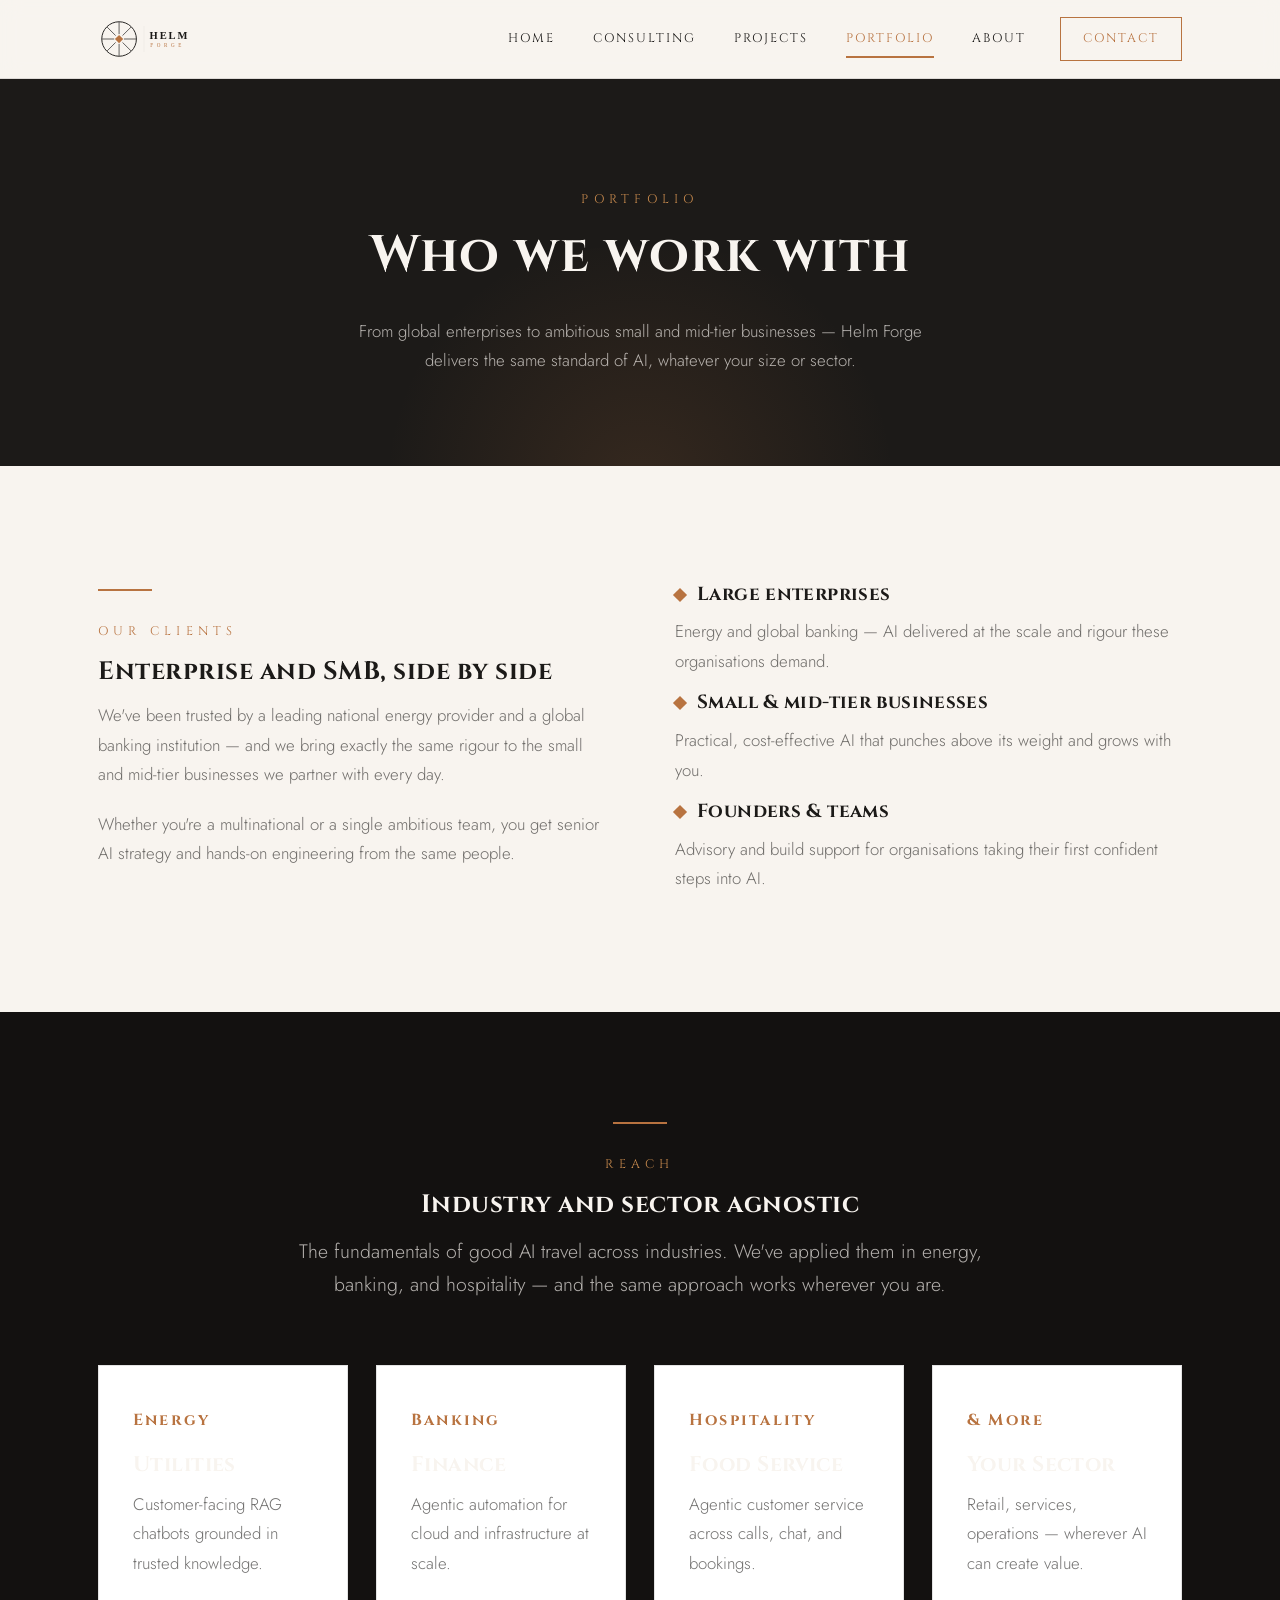
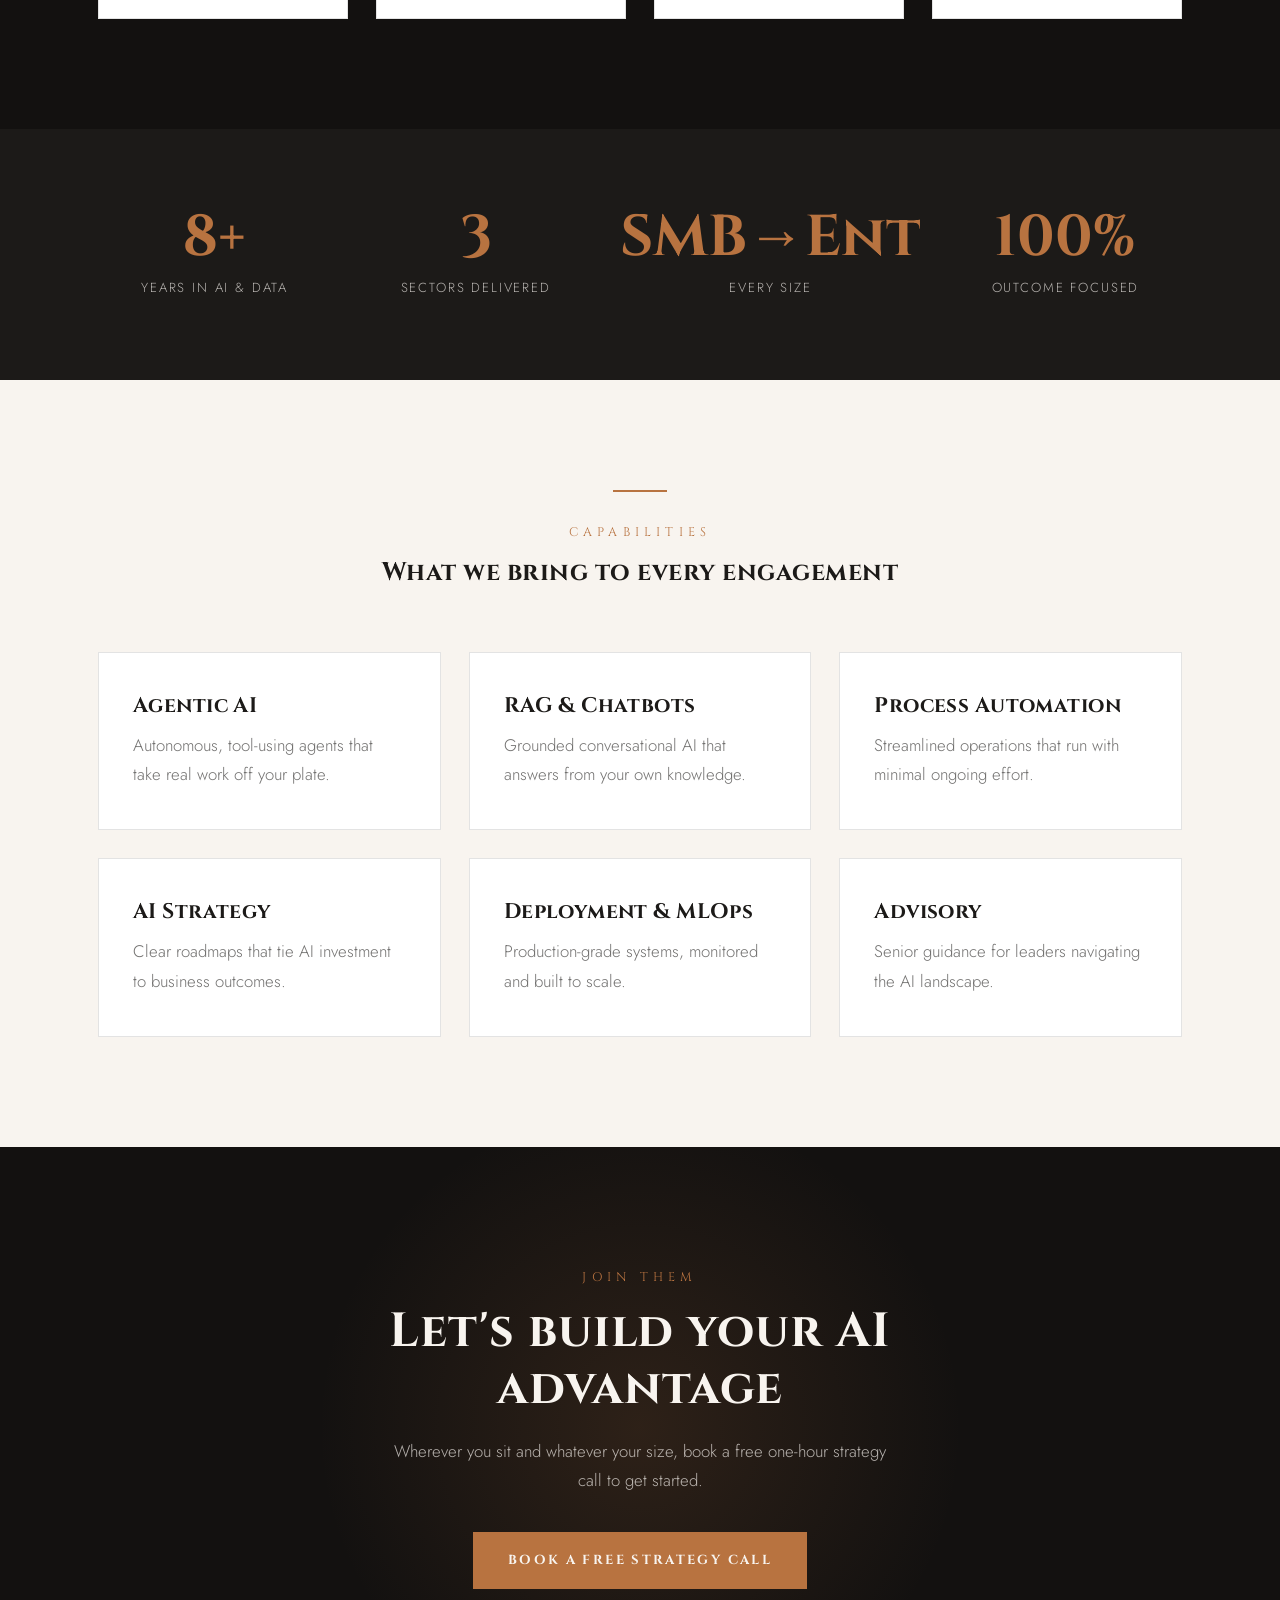
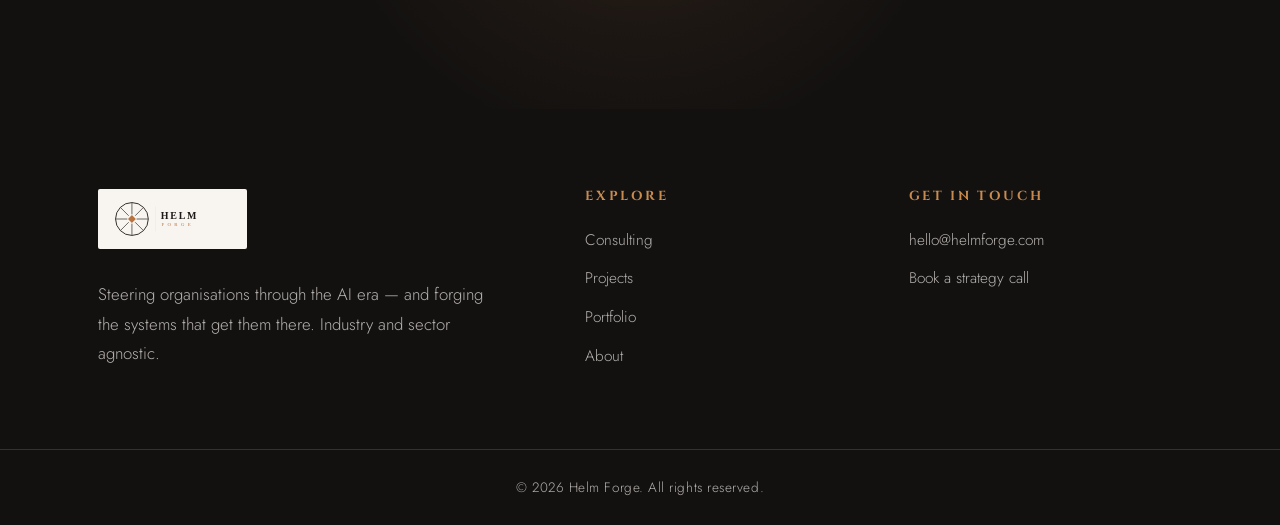
<file: portfolio.html>
<!DOCTYPE html>
<html lang="en">
<head>
    <meta charset="UTF-8">
    <meta name="viewport" content="width=device-width, initial-scale=1.0">
    <title>Portfolio — Helm Forge</title>
    <meta name="description" content="Helm Forge works with small and mid-tier businesses alongside enterprise clients in energy and global banking. Industry and sector agnostic AI delivery.">

    <link rel="icon" type="image/svg+xml" href="images/logo.svg">
    <link rel="preconnect" href="https://fonts.googleapis.com">
    <link rel="preconnect" href="https://fonts.gstatic.com" crossorigin>
    <link href="https://fonts.googleapis.com/css2?family=Cinzel:wght@400;500;600;700&family=Jost:wght@300;400;500&display=swap" rel="stylesheet">
    <link rel="stylesheet" href="css/styles.css">
</head>
<body>

    <header class="site-header">
        <div class="container header-inner">
            <a href="index.html" class="brand"><img src="images/logo.svg" alt="Helm Forge" class="brand-logo"></a>
            <input type="checkbox" id="nav-toggle" class="nav-toggle">
            <label for="nav-toggle" class="nav-toggle-label" aria-label="Toggle menu"><span></span></label>
            <nav class="site-nav">
                <a href="index.html">Home</a>
                <a href="consulting.html">Consulting</a>
                <a href="projects.html">Projects</a>
                <a href="portfolio.html" class="active">Portfolio</a>
                <a href="about.html">About</a>
                <a href="contact.html" class="nav-cta">Contact</a>
            </nav>
        </div>
    </header>

    <section class="page-banner">
        <div class="container">
            <span class="eyebrow">Portfolio</span>
            <h1>Who we work with</h1>
            <p>From global enterprises to ambitious small and mid-tier businesses — Helm Forge delivers the same standard of AI, whatever your size or sector.</p>
        </div>
    </section>

    <!-- Who we serve -->
    <section class="section">
        <div class="container">
            <div class="split">
                <div>
                    <hr class="divider">
                    <span class="eyebrow">Our Clients</span>
                    <h2>Enterprise and SMB, side by side</h2>
                    <p class="muted">We've been trusted by a leading national energy provider and a global banking institution — and we bring exactly the same rigour to the small and mid-tier businesses we partner with every day.</p>
                    <p class="muted">Whether you're a multinational or a single ambitious team, you get senior AI strategy and hands-on engineering from the same people.</p>
                </div>
                <div>
                    <div class="feature"><h3>Large enterprises</h3><p>Energy and global banking — AI delivered at the scale and rigour these organisations demand.</p></div>
                    <div class="feature"><h3>Small &amp; mid-tier businesses</h3><p>Practical, cost-effective AI that punches above its weight and grows with you.</p></div>
                    <div class="feature"><h3>Founders &amp; teams</h3><p>Advisory and build support for organisations taking their first confident steps into AI.</p></div>
                </div>
            </div>
        </div>
    </section>

    <!-- Industry agnostic -->
    <section class="section bg-dark">
        <div class="container">
            <div class="section-head center">
                <hr class="divider">
                <span class="eyebrow">Reach</span>
                <h2>Industry and sector agnostic</h2>
                <p class="lead">The fundamentals of good AI travel across industries. We've applied them in energy, banking, and hospitality — and the same approach works wherever you are.</p>
            </div>
            <div class="grid grid-4">
                <div class="card"><span class="num">Energy</span><h3>Utilities</h3><p>Customer-facing RAG chatbots grounded in trusted knowledge.</p></div>
                <div class="card"><span class="num">Banking</span><h3>Finance</h3><p>Agentic automation for cloud and infrastructure at scale.</p></div>
                <div class="card"><span class="num">Hospitality</span><h3>Food Service</h3><p>Agentic customer service across calls, chat, and bookings.</p></div>
                <div class="card"><span class="num">&amp; More</span><h3>Your Sector</h3><p>Retail, services, operations — wherever AI can create value.</p></div>
            </div>
        </div>
    </section>

    <!-- Stats -->
    <section class="section--tight bg-ink2">
        <div class="container">
            <div class="grid grid-4">
                <div class="stat"><div class="figure">8+</div><div class="label">Years in AI &amp; Data</div></div>
                <div class="stat"><div class="figure">3</div><div class="label">Sectors Delivered</div></div>
                <div class="stat"><div class="figure">SMB→Ent</div><div class="label">Every Size</div></div>
                <div class="stat"><div class="figure">100%</div><div class="label">Outcome Focused</div></div>
            </div>
        </div>
    </section>

    <!-- Capabilities -->
    <section class="section">
        <div class="container">
            <div class="section-head center">
                <hr class="divider">
                <span class="eyebrow">Capabilities</span>
                <h2>What we bring to every engagement</h2>
            </div>
            <div class="grid grid-3">
                <div class="card"><h3>Agentic AI</h3><p>Autonomous, tool-using agents that take real work off your plate.</p></div>
                <div class="card"><h3>RAG &amp; Chatbots</h3><p>Grounded conversational AI that answers from your own knowledge.</p></div>
                <div class="card"><h3>Process Automation</h3><p>Streamlined operations that run with minimal ongoing effort.</p></div>
                <div class="card"><h3>AI Strategy</h3><p>Clear roadmaps that tie AI investment to business outcomes.</p></div>
                <div class="card"><h3>Deployment &amp; MLOps</h3><p>Production-grade systems, monitored and built to scale.</p></div>
                <div class="card"><h3>Advisory</h3><p>Senior guidance for leaders navigating the AI landscape.</p></div>
            </div>
        </div>
    </section>

    <section class="cta-band">
        <div class="container">
            <span class="eyebrow">Join Them</span>
            <h2>Let's build your AI advantage</h2>
            <p>Wherever you sit and whatever your size, book a free one-hour strategy call to get started.</p>
            <a href="contact.html" class="btn btn-primary">Book a Free Strategy Call</a>
        </div>
    </section>

    <footer class="site-footer">
        <div class="container">
            <div class="footer-grid">
                <div>
                    <div class="footer-logo-wrap"><img src="images/logo.svg" alt="Helm Forge" class="footer-logo"></div>
                    <p class="tagline">Steering organisations through the AI era — and forging the systems that get them there. Industry and sector agnostic.</p>
                </div>
                <div class="footer-col">
                    <h4>Explore</h4>
                    <a href="consulting.html">Consulting</a>
                    <a href="projects.html">Projects</a>
                    <a href="portfolio.html">Portfolio</a>
                    <a href="about.html">About</a>
                </div>
                <div class="footer-col">
                    <h4>Get in touch</h4>
                    <a href="mailto:hello@helmforge.com">hello@helmforge.com</a>
                    <a href="contact.html">Book a strategy call</a>
                </div>
            </div>
        </div>
        <div class="footer-bottom">&copy; 2026 Helm Forge. All rights reserved.</div>
    </footer>

</body>
</html>
</file>
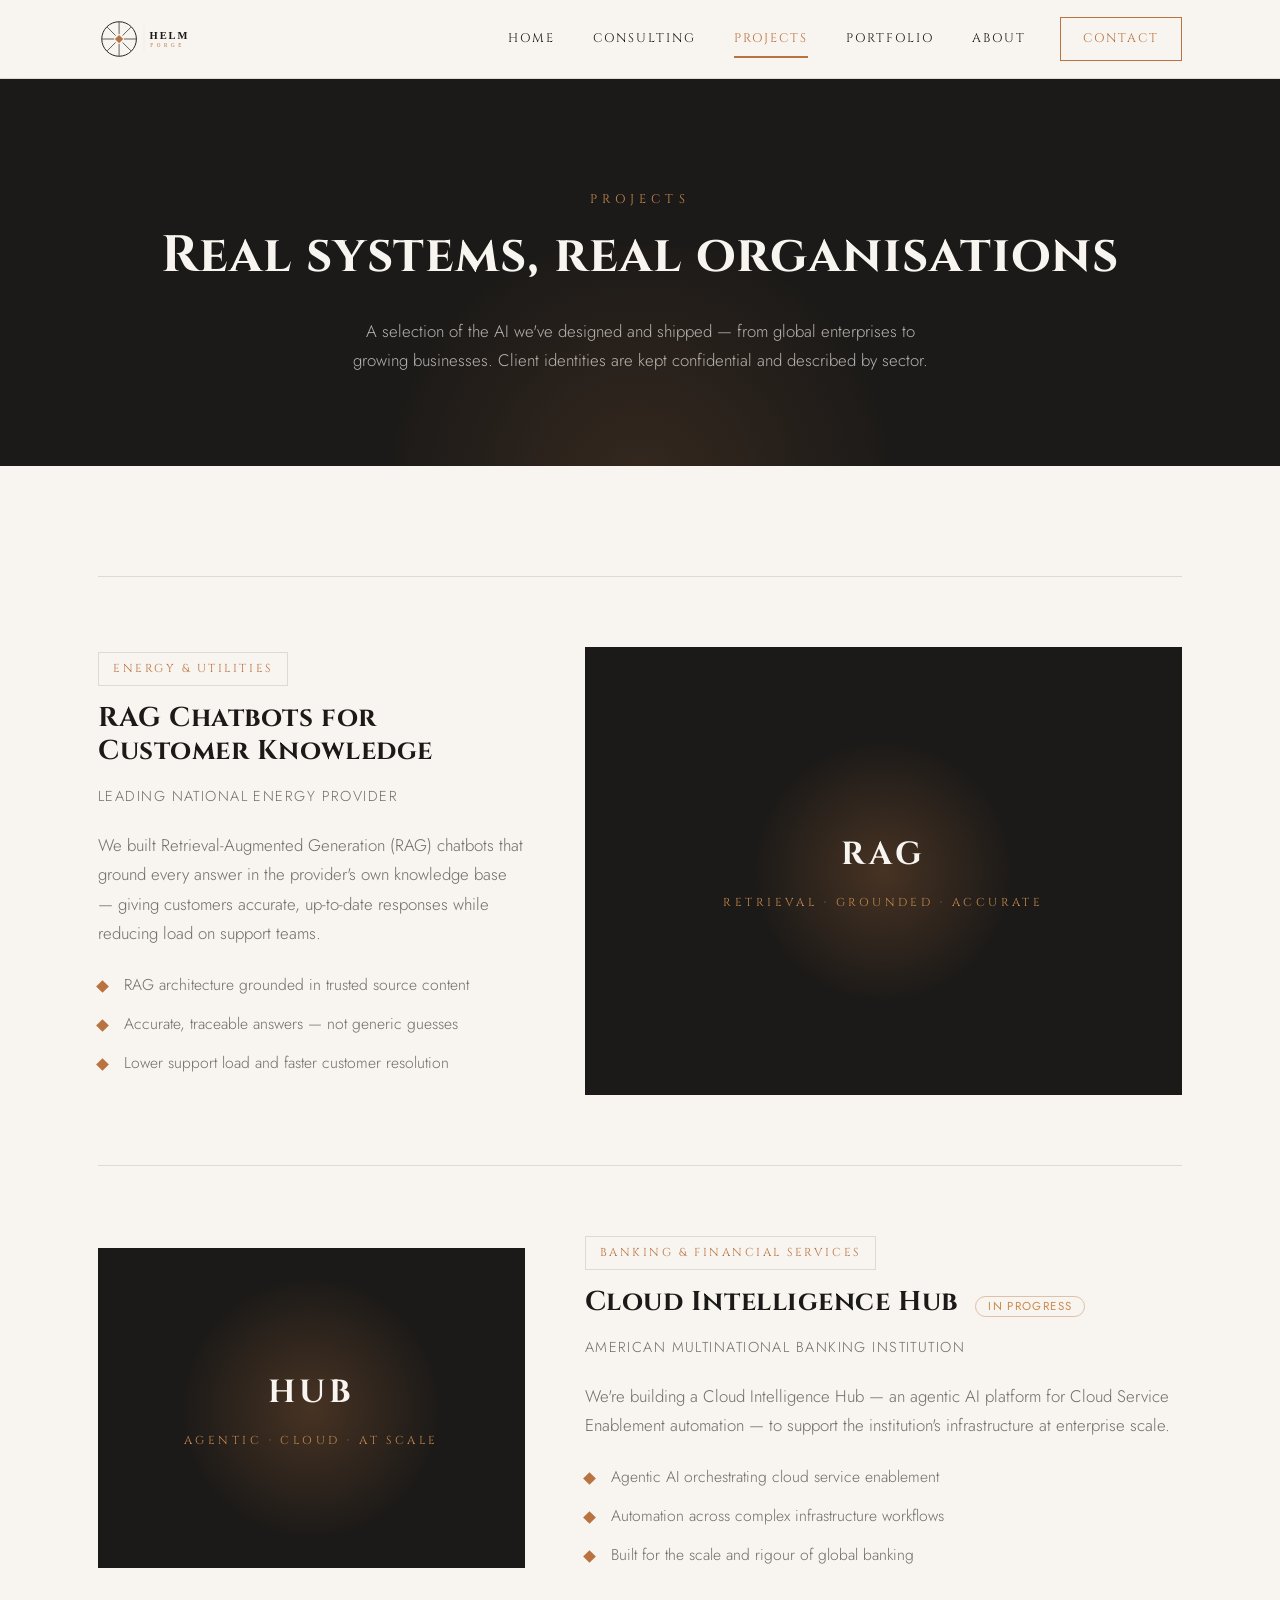
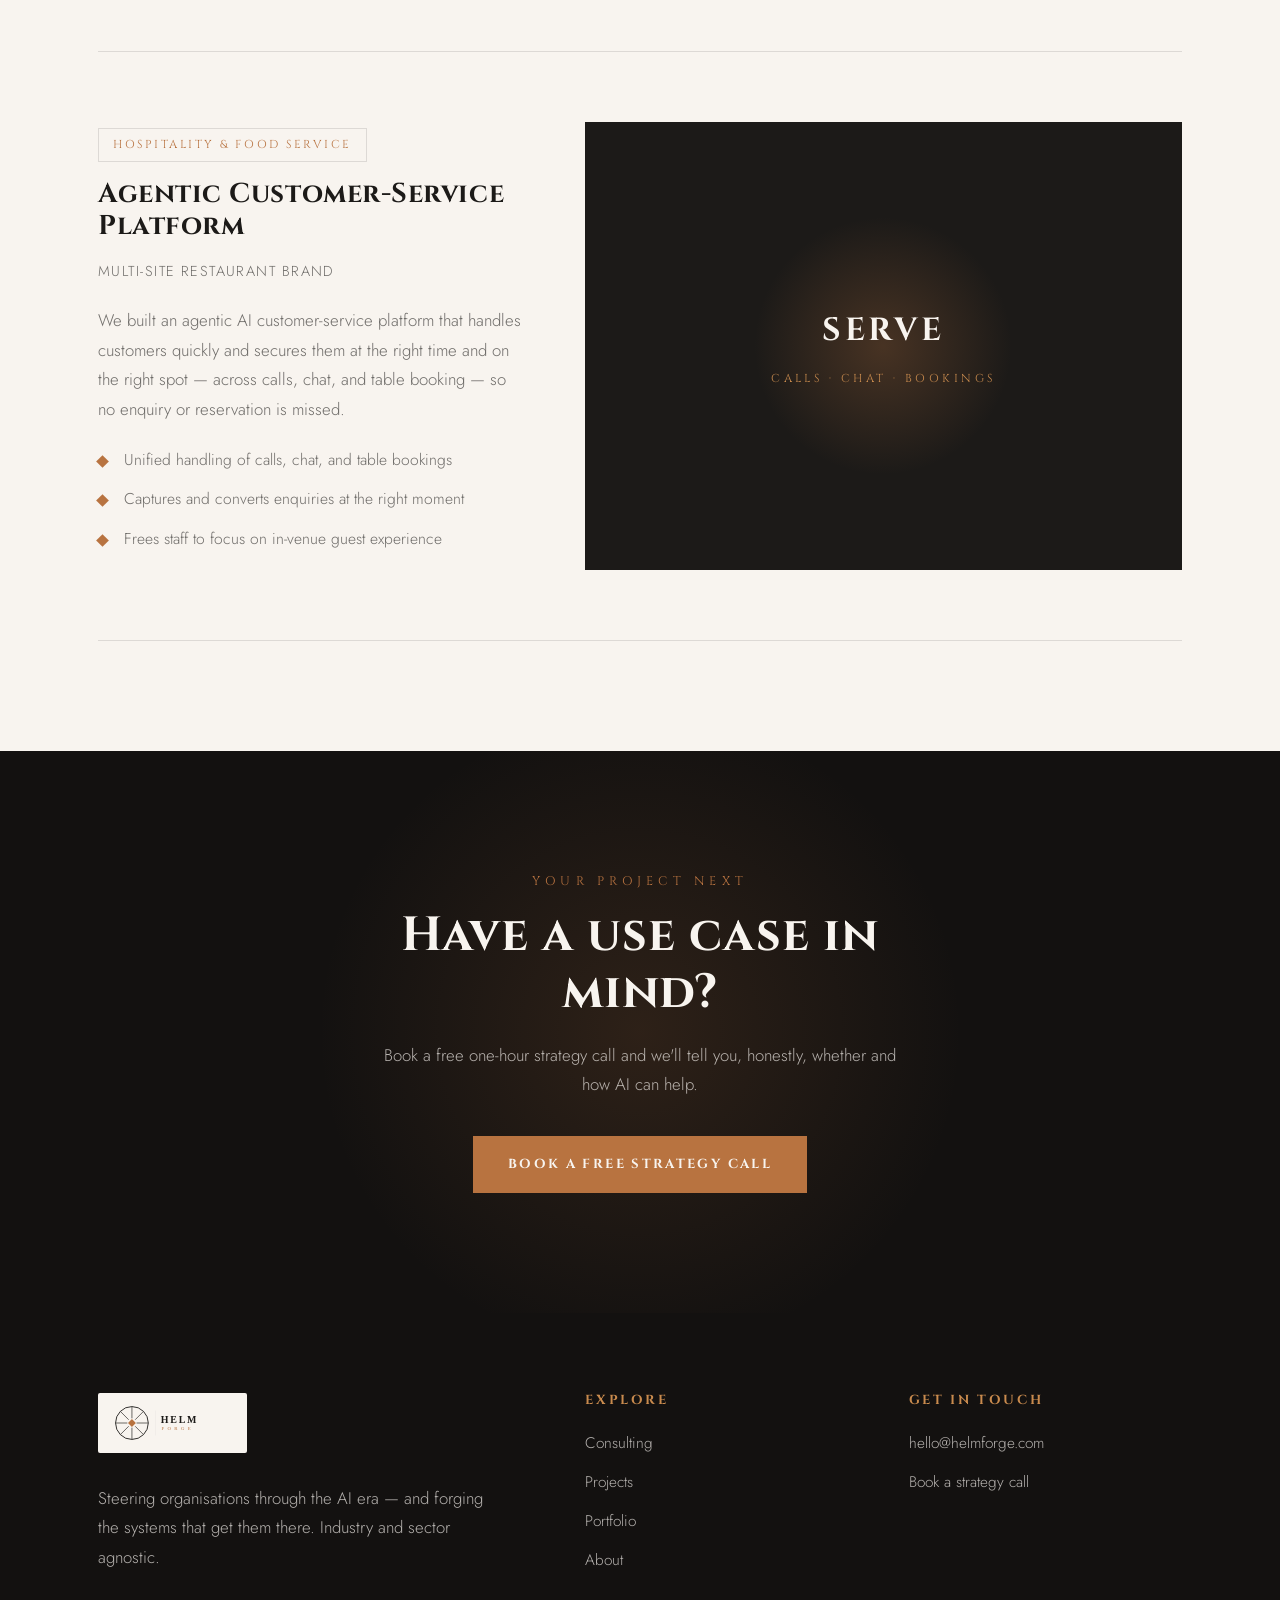
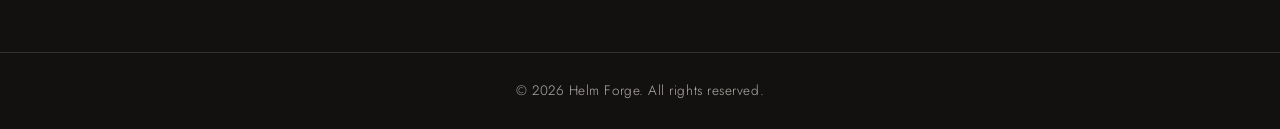
<file: projects.html>
<!DOCTYPE html>
<html lang="en">
<head>
    <meta charset="UTF-8">
    <meta name="viewport" content="width=device-width, initial-scale=1.0">
    <title>Projects — Helm Forge</title>
    <meta name="description" content="Helm Forge projects: RAG chatbots for a leading energy provider, an agentic Cloud Intelligence Hub for a multinational bank, and an agentic customer-service platform for hospitality.">

    <link rel="icon" type="image/svg+xml" href="images/logo.svg">
    <link rel="preconnect" href="https://fonts.googleapis.com">
    <link rel="preconnect" href="https://fonts.gstatic.com" crossorigin>
    <link href="https://fonts.googleapis.com/css2?family=Cinzel:wght@400;500;600;700&family=Jost:wght@300;400;500&display=swap" rel="stylesheet">
    <link rel="stylesheet" href="css/styles.css">
</head>
<body>

    <header class="site-header">
        <div class="container header-inner">
            <a href="index.html" class="brand"><img src="images/logo.svg" alt="Helm Forge" class="brand-logo"></a>
            <input type="checkbox" id="nav-toggle" class="nav-toggle">
            <label for="nav-toggle" class="nav-toggle-label" aria-label="Toggle menu"><span></span></label>
            <nav class="site-nav">
                <a href="index.html">Home</a>
                <a href="consulting.html">Consulting</a>
                <a href="projects.html" class="active">Projects</a>
                <a href="portfolio.html">Portfolio</a>
                <a href="about.html">About</a>
                <a href="contact.html" class="nav-cta">Contact</a>
            </nav>
        </div>
    </header>

    <section class="page-banner">
        <div class="container">
            <span class="eyebrow">Projects</span>
            <h1>Real systems, real organisations</h1>
            <p>A selection of the AI we've designed and shipped — from global enterprises to growing businesses. Client identities are kept confidential and described by sector.</p>
        </div>
    </section>

    <section class="section">
        <div class="container">

            <!-- Project 1 — EDF (energy) -->
            <article class="project">
                <div>
                    <span class="tag">Energy &amp; Utilities</span>
                    <h3>RAG Chatbots for Customer Knowledge</h3>
                    <p class="client">Leading National Energy Provider</p>
                    <p class="muted">We built Retrieval-Augmented Generation (RAG) chatbots that ground every answer in the provider's own knowledge base — giving customers accurate, up-to-date responses while reducing load on support teams.</p>
                    <ul>
                        <li>RAG architecture grounded in trusted source content</li>
                        <li>Accurate, traceable answers — not generic guesses</li>
                        <li>Lower support load and faster customer resolution</li>
                    </ul>
                </div>
                <div class="visual"><div class="glyph">RAG<small>RETRIEVAL · GROUNDED · ACCURATE</small></div></div>
            </article>

            <!-- Project 2 — JPMC (banking) -->
            <article class="project project--flip">
                <div>
                    <span class="tag">Banking &amp; Financial Services</span>
                    <h3>Cloud Intelligence Hub <span class="pill">In Progress</span></h3>
                    <p class="client">American Multinational Banking Institution</p>
                    <p class="muted">We're building a Cloud Intelligence Hub — an agentic AI platform for Cloud Service Enablement automation — to support the institution's infrastructure at enterprise scale.</p>
                    <ul>
                        <li>Agentic AI orchestrating cloud service enablement</li>
                        <li>Automation across complex infrastructure workflows</li>
                        <li>Built for the scale and rigour of global banking</li>
                    </ul>
                </div>
                <div class="visual"><div class="glyph">HUB<small>AGENTIC · CLOUD · AT SCALE</small></div></div>
            </article>

            <!-- Project 3 — Restaurant (hospitality) -->
            <article class="project">
                <div>
                    <span class="tag">Hospitality &amp; Food Service</span>
                    <h3>Agentic Customer-Service Platform</h3>
                    <p class="client">Multi-Site Restaurant Brand</p>
                    <p class="muted">We built an agentic AI customer-service platform that handles customers quickly and secures them at the right time and on the right spot — across calls, chat, and table booking — so no enquiry or reservation is missed.</p>
                    <ul>
                        <li>Unified handling of calls, chat, and table bookings</li>
                        <li>Captures and converts enquiries at the right moment</li>
                        <li>Frees staff to focus on in-venue guest experience</li>
                    </ul>
                </div>
                <div class="visual"><div class="glyph">SERVE<small>CALLS · CHAT · BOOKINGS</small></div></div>
            </article>

        </div>
    </section>

    <section class="cta-band">
        <div class="container">
            <span class="eyebrow">Your Project Next</span>
            <h2>Have a use case in mind?</h2>
            <p>Book a free one-hour strategy call and we'll tell you, honestly, whether and how AI can help.</p>
            <a href="contact.html" class="btn btn-primary">Book a Free Strategy Call</a>
        </div>
    </section>

    <footer class="site-footer">
        <div class="container">
            <div class="footer-grid">
                <div>
                    <div class="footer-logo-wrap"><img src="images/logo.svg" alt="Helm Forge" class="footer-logo"></div>
                    <p class="tagline">Steering organisations through the AI era — and forging the systems that get them there. Industry and sector agnostic.</p>
                </div>
                <div class="footer-col">
                    <h4>Explore</h4>
                    <a href="consulting.html">Consulting</a>
                    <a href="projects.html">Projects</a>
                    <a href="portfolio.html">Portfolio</a>
                    <a href="about.html">About</a>
                </div>
                <div class="footer-col">
                    <h4>Get in touch</h4>
                    <a href="mailto:hello@helmforge.com">hello@helmforge.com</a>
                    <a href="contact.html">Book a strategy call</a>
                </div>
            </div>
        </div>
        <div class="footer-bottom">&copy; 2026 Helm Forge. All rights reserved.</div>
    </footer>

</body>
</html>
</file>
<file: css/styles.css>
/* =============================================================
   Helm Forge — AI Consulting
   Minimalist brand stylesheet
   Palette:
     --ink     #131110  deepest black
     --ink-2   #1C1A18  near-black (primary dark)
     --copper  #B87340  primary accent
     --copper-2 #C98B4E lighter accent / hover
     --cream   #F8F4EF  light surface
   Type: Cinzel (display) + Jost (body)
   ============================================================= */

:root {
    --ink:       #131110;
    --ink-2:     #1C1A18;
    --copper:    #B87340;
    --copper-2:  #C98B4E;
    --cream:     #F8F4EF;

    --line:      rgba(28, 26, 24, 0.12);
    --line-dark: rgba(248, 244, 239, 0.14);
    --muted:     rgba(28, 26, 24, 0.62);
    --muted-light: rgba(248, 244, 239, 0.70);

    --maxw: 1140px;
    --display: 'Cinzel', Georgia, 'Times New Roman', serif;
    --body: 'Jost', -apple-system, BlinkMacSystemFont, 'Segoe UI', sans-serif;
}

*,
*::before,
*::after { box-sizing: border-box; }

html { scroll-behavior: smooth; }

body {
    margin: 0;
    font-family: var(--body);
    font-weight: 300;
    font-size: 1.05rem;
    line-height: 1.75;
    color: var(--ink-2);
    background-color: var(--cream);
    -webkit-font-smoothing: antialiased;
    overflow-x: hidden;
}

img { max-width: 100%; display: block; }

a { color: var(--copper); text-decoration: none; transition: color .25s ease; }
a:hover { color: var(--copper-2); }

h1, h2, h3, h4 {
    font-family: var(--display);
    font-weight: 700;
    line-height: 1.2;
    letter-spacing: .02em;
    margin: 0 0 .6em;
    color: var(--ink-2);
}

p { margin: 0 0 1.2em; }

.container {
    width: 100%;
    max-width: var(--maxw);
    margin: 0 auto;
    padding: 0 28px;
}

/* ---------- Reusable bits ---------- */

.eyebrow {
    font-family: var(--display);
    font-weight: 400;
    font-size: .78rem;
    letter-spacing: .42em;
    text-transform: uppercase;
    color: var(--copper);
    margin: 0 0 1.1em;
    display: block;
}

.lead { font-size: 1.22rem; line-height: 1.7; }

.section { padding: 110px 0; }
.section--tight { padding: 80px 0; }

.section-head { max-width: 720px; margin: 0 0 64px; }
.section-head.center { margin-left: auto; margin-right: auto; text-align: center; }

.divider {
    width: 54px; height: 2px; border: 0;
    background: var(--copper); margin: 0 0 30px;
}
.center .divider { margin-left: auto; margin-right: auto; }

.btn {
    display: inline-block;
    font-family: var(--display);
    font-size: .82rem;
    font-weight: 700;
    letter-spacing: .18em;
    text-transform: uppercase;
    padding: 16px 34px;
    border: 1.5px solid var(--copper);
    transition: all .28s ease;
    cursor: pointer;
}
.btn-primary { background: var(--copper); color: var(--cream); }
.btn-primary:hover { background: var(--copper-2); border-color: var(--copper-2); color: var(--ink); }
.btn-outline { background: transparent; color: var(--copper); }
.btn-outline:hover { background: var(--copper); color: var(--cream); }
.btn-ghost-light { background: transparent; color: var(--cream); border-color: var(--line-dark); }
.btn-ghost-light:hover { border-color: var(--copper); color: var(--copper-2); }

.btn-row { display: flex; flex-wrap: wrap; gap: 18px; }
.center .btn-row { justify-content: center; }

/* ---------- Header / Nav ---------- */

.site-header {
    position: sticky; top: 0; z-index: 50;
    background: rgba(248, 244, 239, 0.88);
    backdrop-filter: blur(10px);
    border-bottom: 1px solid var(--line);
}
.header-inner {
    display: flex; align-items: center; justify-content: space-between;
    min-height: 78px;
}
.brand { display: flex; align-items: center; }
.brand-logo { height: 42px; width: auto; }

.site-nav { display: flex; align-items: center; gap: 6px; }
.site-nav a {
    font-family: var(--display);
    font-size: .78rem;
    font-weight: 400;
    letter-spacing: .16em;
    text-transform: uppercase;
    color: var(--ink-2);
    padding: 10px 16px;
    position: relative;
}
.site-nav a:hover { color: var(--copper); }
.site-nav a.active { color: var(--copper); }
.site-nav a.active::after {
    content: ''; position: absolute; left: 16px; right: 16px; bottom: 2px;
    height: 1.5px; background: var(--copper);
}
.site-nav a.nav-cta {
    border: 1.5px solid var(--copper); color: var(--copper);
    margin-left: 12px; padding: 10px 22px;
}
.site-nav a.nav-cta:hover { background: var(--copper); color: var(--cream); }

/* CSS-only mobile menu */
.nav-toggle { display: none; }
.nav-toggle-label { display: none; cursor: pointer; padding: 10px; }
.nav-toggle-label span,
.nav-toggle-label span::before,
.nav-toggle-label span::after {
    content: ''; display: block; width: 26px; height: 2px;
    background: var(--ink-2); transition: all .3s ease;
}
.nav-toggle-label span::before { transform: translateY(-8px); }
.nav-toggle-label span::after { transform: translateY(6px); }

/* ---------- Hero ---------- */

.hero {
    background: var(--ink);
    color: var(--cream);
    padding: 150px 0 140px;
    position: relative;
    overflow: hidden;
}
.hero::after {
    content: ''; position: absolute; right: -180px; top: 50%;
    transform: translateY(-50%);
    width: 620px; height: 620px; border-radius: 50%;
    background: radial-gradient(circle, rgba(184,115,64,0.20) 0%, transparent 62%);
    pointer-events: none;
}
.hero .container { position: relative; z-index: 1; }
.hero .eyebrow { color: var(--copper-2); }
.hero h1 {
    color: var(--cream);
    font-size: clamp(2.4rem, 5.4vw, 4.1rem);
    max-width: 16ch;
    margin-bottom: .5em;
}
.hero h1 .accent { color: var(--copper-2); }
.hero p { color: var(--muted-light); max-width: 56ch; font-size: 1.2rem; }
.hero .btn-row { margin-top: 38px; }

/* ---------- Page banner (sub-pages) ---------- */

.page-banner {
    background: var(--ink-2); color: var(--cream);
    padding: 110px 0 90px; text-align: center;
    position: relative; overflow: hidden;
}
.page-banner::after {
    content: ''; position: absolute; left: 50%; bottom: -260px;
    transform: translateX(-50%);
    width: 700px; height: 480px; border-radius: 50%;
    background: radial-gradient(circle, rgba(184,115,64,0.16) 0%, transparent 60%);
}
.page-banner .container { position: relative; z-index: 1; }
.page-banner .eyebrow { color: var(--copper-2); }
.page-banner h1 { color: var(--cream); font-size: clamp(2.1rem, 4.5vw, 3.2rem); }
.page-banner p { color: var(--muted-light); max-width: 60ch; margin: 0 auto; }

/* ---------- Surfaces ---------- */

.bg-dark { background: var(--ink); color: var(--cream); }
.bg-dark h1, .bg-dark h2, .bg-dark h3, .bg-dark h4 { color: var(--cream); }
.bg-dark p { color: var(--muted-light); }
.bg-dark .eyebrow { color: var(--copper-2); }

.bg-ink2 { background: var(--ink-2); color: var(--cream); }
.bg-ink2 h2, .bg-ink2 h3 { color: var(--cream); }
.bg-ink2 p { color: var(--muted-light); }

/* ---------- Grid ---------- */

.grid { display: grid; gap: 28px; }
.grid-2 { grid-template-columns: repeat(2, 1fr); }
.grid-3 { grid-template-columns: repeat(3, 1fr); }
.grid-4 { grid-template-columns: repeat(4, 1fr); }

/* ---------- Cards ---------- */

.card {
    background: #fff;
    border: 1px solid var(--line);
    padding: 40px 34px;
    transition: transform .3s ease, box-shadow .3s ease, border-color .3s ease;
}
.card:hover {
    transform: translateY(-6px);
    box-shadow: 0 18px 40px rgba(19,17,16,0.08);
    border-color: rgba(184,115,64,0.5);
}
.card .num {
    font-family: var(--display); font-weight: 700;
    color: var(--copper); font-size: 1rem; letter-spacing: .14em;
    display: block; margin-bottom: 18px;
}
.card h3 { font-size: 1.32rem; }
.card p { margin-bottom: 0; color: var(--muted); }
.card p:last-child { margin-bottom: 0; }

/* Stat */
.stat { text-align: center; }
.stat .figure {
    font-family: var(--display); font-weight: 700;
    font-size: clamp(2.6rem, 5vw, 3.6rem);
    color: var(--copper); line-height: 1; margin-bottom: 10px;
}
.stat .label {
    font-size: .82rem; letter-spacing: .14em; text-transform: uppercase;
    color: var(--muted-light);
}

/* ---------- Project rows ---------- */

.project {
    display: grid; grid-template-columns: 1fr 1.4fr; gap: 60px;
    align-items: center; padding: 70px 0; border-top: 1px solid var(--line);
}
.project:last-child { border-bottom: 1px solid var(--line); }
.project .tag {
    font-family: var(--display); font-size: .72rem; letter-spacing: .22em;
    text-transform: uppercase; color: var(--copper);
    display: inline-block; margin-bottom: 16px;
    border: 1px solid var(--line); padding: 6px 14px;
}
.project h3 { font-size: 1.7rem; }
.project .client {
    font-size: .9rem; letter-spacing: .1em; text-transform: uppercase;
    color: var(--muted); margin-bottom: 22px;
}
.project ul { list-style: none; padding: 0; margin: 22px 0 0; }
.project ul li {
    position: relative; padding-left: 26px; margin-bottom: 12px;
    color: var(--muted); font-size: .98rem;
}
.project ul li::before {
    content: ''; position: absolute; left: 0; top: 11px;
    width: 9px; height: 9px; background: var(--copper);
    transform: rotate(45deg);
}
.project .visual {
    aspect-ratio: 4/3; background: var(--ink-2);
    display: flex; align-items: center; justify-content: center;
    position: relative; overflow: hidden;
}
.project .visual::after {
    content: ''; position: absolute; width: 280px; height: 280px;
    border-radius: 50%;
    background: radial-gradient(circle, rgba(184,115,64,0.28) 0%, transparent 65%);
}
.project .visual .glyph {
    font-family: var(--display); font-weight: 700; font-size: 2rem;
    letter-spacing: .12em; color: var(--cream); position: relative; z-index: 1;
    text-align: center;
}
.project .visual .glyph small {
    display: block; font-size: .72rem; letter-spacing: .3em;
    color: var(--copper-2); margin-top: 10px; font-weight: 400;
}
.project--flip .visual { order: -1; }

/* status pill */
.pill {
    display: inline-block; font-family: var(--body); font-weight: 400;
    font-size: .72rem; letter-spacing: .12em; text-transform: uppercase;
    color: var(--copper-2); border: 1px solid rgba(184,115,64,0.4);
    border-radius: 40px; padding: 3px 12px; margin-left: 10px;
}

/* ---------- Value / icon list ---------- */

.feature { padding: 8px 0; }
.feature h3 { font-size: 1.18rem; display: flex; align-items: baseline; gap: 12px; }
.feature h3::before {
    content: ''; width: 10px; height: 10px; background: var(--copper);
    transform: rotate(45deg); flex: 0 0 auto;
}
.feature p { color: var(--muted); margin-bottom: 0; }

/* checklist */
.checklist { list-style: none; padding: 0; margin: 0; }
.checklist li {
    position: relative; padding-left: 30px; margin-bottom: 16px;
    color: var(--muted-light);
}
.checklist li::before {
    content: ''; position: absolute; left: 0; top: 10px;
    width: 10px; height: 10px; background: var(--copper); transform: rotate(45deg);
}
/* checklist on light surfaces */
.checklist li.muted { color: var(--muted); }

/* split layout */
.split { display: grid; grid-template-columns: 1fr 1fr; gap: 70px; align-items: center; }

/* ---------- CTA band ---------- */

.cta-band {
    background: var(--ink); color: var(--cream);
    text-align: center; padding: 120px 0; position: relative; overflow: hidden;
}
.cta-band::after {
    content: ''; position: absolute; left: 50%; top: 50%;
    transform: translate(-50%,-50%);
    width: 760px; height: 760px; border-radius: 50%;
    background: radial-gradient(circle, rgba(184,115,64,0.16) 0%, transparent 60%);
}
.cta-band .container { position: relative; z-index: 1; }
.cta-band h2 { color: var(--cream); font-size: clamp(2rem, 4.4vw, 3rem); max-width: 18ch; margin: 0 auto .4em; }
.cta-band p { color: var(--muted-light); max-width: 52ch; margin: 0 auto 36px; }

/* ---------- Contact ---------- */

.contact-card {
    background: #fff; border: 1px solid var(--line);
    padding: 56px 48px; text-align: center;
}
.contact-card .big-email {
    font-family: var(--display); font-weight: 700;
    font-size: clamp(1.3rem, 3vw, 2rem); color: var(--ink-2);
    word-break: break-word;
}
.contact-card .big-email:hover { color: var(--copper); }

.info-row { display: flex; gap: 12px; align-items: baseline; margin-bottom: 14px; }
.info-row .k {
    font-family: var(--display); font-size: .74rem; letter-spacing: .18em;
    text-transform: uppercase; color: var(--copper); flex: 0 0 130px;
}
.info-row .v { color: var(--muted); }

/* ---------- Footer ---------- */

.site-footer { background: var(--ink); color: var(--cream); padding: 80px 0 0; }
.footer-grid {
    display: grid; grid-template-columns: 1.6fr 1fr 1fr; gap: 50px;
    padding-bottom: 60px;
}
.footer-logo { height: 50px; margin-bottom: 22px; filter: brightness(0) invert(1) sepia(0); }
.site-footer .tagline { color: var(--muted-light); max-width: 40ch; }
.footer-col h4 {
    font-size: .82rem; letter-spacing: .2em; text-transform: uppercase;
    color: var(--copper-2); margin-bottom: 22px;
}
.footer-col a, .footer-col p { display: block; color: var(--muted-light); margin-bottom: 12px; font-size: .96rem; }
.footer-col a:hover { color: var(--copper-2); }
.footer-bottom {
    border-top: 1px solid var(--line-dark);
    padding: 26px 0; text-align: center;
    color: var(--muted-light); font-size: .85rem; letter-spacing: .04em;
}

/* ---------- Logo recolor for dark footer ---------- */
/* The SVG uses dark ink strokes; on dark footer we swap in a light version via CSS mask fallback.
   Simpler: show logo on a subtle plate. */
.footer-logo-wrap {
    display: inline-block; background: var(--cream);
    padding: 10px 14px; margin-bottom: 22px; border-radius: 2px;
}
.footer-logo-wrap .footer-logo { height: 40px; margin: 0; filter: none; }

/* ---------- Utilities ---------- */
.text-center { text-align: center; }
.mt-0 { margin-top: 0; }
.mb-0 { margin-bottom: 0; }
.muted { color: var(--muted); }

/* ---------- Responsive ---------- */

@media (max-width: 900px) {
    .grid-3, .grid-4 { grid-template-columns: repeat(2, 1fr); }
    .split, .project, .project--flip { grid-template-columns: 1fr; gap: 34px; }
    .project--flip .visual { order: 0; }
    .footer-grid { grid-template-columns: 1fr 1fr; }

    /* mobile nav */
    .nav-toggle-label { display: block; }
    .site-nav {
        position: absolute; top: 100%; left: 0; right: 0;
        flex-direction: column; align-items: stretch; gap: 0;
        background: var(--cream); border-bottom: 1px solid var(--line);
        max-height: 0; overflow: hidden; transition: max-height .35s ease;
    }
    .nav-toggle:checked ~ .site-nav { max-height: 460px; }
    .site-nav a { padding: 16px 28px; border-top: 1px solid var(--line); }
    .site-nav a.active::after { display: none; }
    .site-nav a.nav-cta { margin: 0; border: 0; border-top: 1px solid var(--line); color: var(--copper); }
    .nav-toggle:checked ~ .nav-toggle-label span { background: transparent; }
    .nav-toggle:checked ~ .nav-toggle-label span::before { transform: rotate(45deg); }
    .nav-toggle:checked ~ .nav-toggle-label span::after { transform: rotate(-45deg); }
}

@media (max-width: 580px) {
    .section { padding: 76px 0; }
    .grid-2, .grid-3, .grid-4 { grid-template-columns: 1fr; }
    .footer-grid { grid-template-columns: 1fr; gap: 36px; }
    .hero { padding: 110px 0 100px; }
    .contact-card { padding: 40px 26px; }
}
</file>
